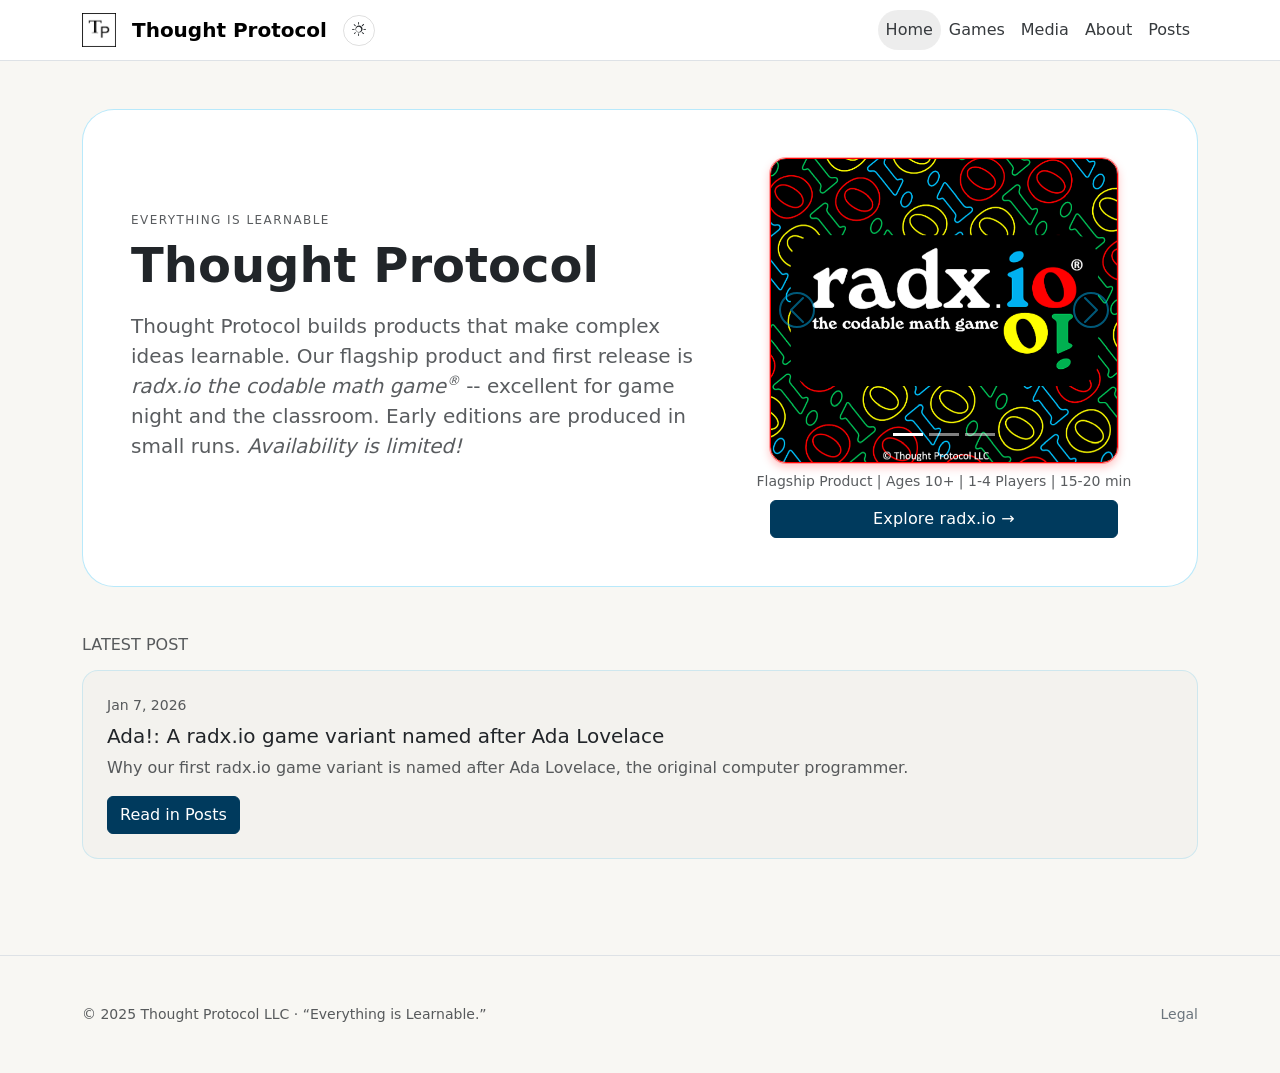
<file: index.html>
<!doctype html>
<html lang="en" data-bs-theme="dark">
<head>
  <meta charset="utf-8">
  <meta name="viewport" content="width=device-width, initial-scale=1">
  <title>Home • Thought Protocol</title>
  <link rel="preconnect" href="https://cdn.jsdelivr.net">
  <link href="https://cdn.jsdelivr.net/npm/bootstrap-icons@1.11.3/font/bootstrap-icons.min.css" rel="stylesheet">
  <link href="https://cdn.jsdelivr.net/npm/bootstrap@5.3.3/dist/css/bootstrap.min.css" rel="stylesheet">
  <link href="css/styles.css" rel="stylesheet">
</head>
<body>
  <header class="site-header sticky-top border-bottom">
    <nav class="navbar navbar-expand-lg py-2">
      <div class="container">
        <a class="navbar-brand d-flex align-items-center gap-2" href="index.html">
          <img src="assets/img/thoughtprotocol-lettermark.png" alt="Thought Protocol" class="brand-mark">
          <span class="navbar-brand-text">Thought Protocol</span>
        </a>

        <div class="d-flex align-items-center gap-2">
          <button class="btn btn-sm btn-ghost" id="themeToggle" type="button" aria-label="Toggle color scheme">
            <i class="bi bi-moon-stars" id="themeIcon"></i>
          </button>
          <button class="navbar-toggler" type="button" data-bs-toggle="collapse" data-bs-target="#siteNav" aria-controls="siteNav" aria-expanded="false" aria-label="Toggle navigation">
            <span class="navbar-toggler-icon"></span>
          </button>
        </div>

        <div class="collapse navbar-collapse" id="siteNav">
          <ul class="navbar-nav ms-auto mb-2 mb-lg-0 nav-pills-lite">
            <li class="nav-item"><a class="nav-link active" aria-current="page" href="index.html">Home</a></li>
            <li class="nav-item"><a class="nav-link" href="games/index.html">Games</a></li>
            <li class="nav-item"><a class="nav-link" href="media/index.html">Media</a></li>
            <li class="nav-item"><a class="nav-link" href="about.html">About</a></li>
            <!-- <li class="nav-item"><a class="nav-link" href="contact.html">Contact</a></li> -->
            <li class="nav-item"><a class="nav-link" href="totd.html">Posts</a></li>
          </ul>
        </div>
      </div>
    </nav>
  </header>

  <main class="py-5">
    <div class="container">
      <section class="mb-5">
  <div class="card p-4 p-md-5 rounded-5"> <!-- <div class="card hero-card p-4 p-md-5 rounded-5"> -->
    <!-- <div class="row g-4 align-items-center"> -->
    <div class="row g-3 g-lg-4 align-items-center">  
      <div class="col-lg-7">
        <p class="kicker mb-2">Everything is Learnable</p>
        <h1 class="display-5 fw-semibold mb-3">Thought Protocol</h1>
        <!-- <p class="lead text-body-secondary mb-4"> -->
        <p class="lead text-body-secondary mb-2 mb-lg-4">  
          Thought Protocol builds products that make complex ideas learnable. Our flagship product and first release is 
          <strong><em>radx.io the codable math game<span class="trademark">&reg;</span></em></strong> -- excellent for game night and the classroom. Early editions 
          are produced in small runs. <em>Availability is limited!</em>
        </p>
        <div class="d-flex flex-wrap gap-2">
          <!-- <a class="btn btn-outline-secondary btn-lg" href="games/radxio.html">RADX.IO Game Page</a> -->
          <!-- <a class="btn btn-primary btn-lg" href="about.html">About Thought Protocol</a> -->
        </div>
      </div>

      <div class="col-lg-5">
        <!-- <div class="product-frame rounded-4 overflow-hidden border"> -->
        <div class="product-frame hero-carousel-frame rounded-4 overflow-hidden border">  
          <div id="homeRadxioCarousel" class="carousel slide" data-bs-ride="false">
            <!-- DOT INDICATORS -->
              <div class="carousel-indicators">
                <button type="button" data-bs-target="#homeRadxioCarousel" data-bs-slide-to="0" class="active"></button>
                <button type="button" data-bs-target="#homeRadxioCarousel" data-bs-slide-to="1"></button>
                <button type="button" data-bs-target="#homeRadxioCarousel" data-bs-slide-to="2"></button>
              </div>
            
            <div class="carousel-inner">
              <div class="carousel-item active">
                <img src="assets/img/radxio-logo-carousel.png" class="d-block w-100" alt="radxio">
              </div>
              <div class="carousel-item">
                <img src="assets/img/radxio-dice-card-carousel.png" class="d-block w-100" alt="radxio">
              </div>
              <div class="carousel-item">
                <img src="assets/img/radxio-card-card-carousel.png" class="d-block w-100" alt="radxio">
              </div>
            </div>
            <button class="carousel-control-prev" type="button" data-bs-target="#homeRadxioCarousel" data-bs-slide="prev">
              <span class="carousel-control-prev-icon" aria-hidden="true"></span>
              <span class="visually-hidden">Previous</span>
            </button>
            <button class="carousel-control-next" type="button" data-bs-target="#homeRadxioCarousel" data-bs-slide="next">
              <span class="carousel-control-next-icon" aria-hidden="true"></span>
              <span class="visually-hidden">Next</span>
            </button>
          </div>
        </div>
        <div class="mt-2 small text-body-secondary text-center">
          Flagship Product | Ages 10+ | 1-4 Players | 15-20 min         
          <!-- <a class="btn btn-primary btn-lg mt-2" href="games/radxio.html"> RADX.IO Game Page</a> -->
          <!-- <a class="btn btn-primary w-100 mt-2" href="games/radxio.html">GO TO RADX.IO GAME PAGE</a> -->
          <div class="hero-width mx-auto mt-2">
          <a class="btn btn-primary w-100 cta-btn" href="games/radxio.html">Explore radx.io →</a>
          </div>  
        </div>
      </div>
    </div>
  </div>
</section>

<section class="mb-5">
  <div class="d-flex align-items-center justify-content-between flex-wrap gap-2 mb-3">
    <h2 class="h6 text-uppercase text-body-secondary mb-0">Latest Post</h2>
  </div>

  <div id="latestTotd"></div>
</section>
      
<!--
<section class="mb-5">
  <div class="d-flex align-items-center justify-content-between mb-3">
    <h2 class="h4 mb-0">Featured</h2>
    <a class="link-secondary text-decoration-none" href="games/index.html">View all games <i class="bi bi-arrow-right"></i></a>
  </div>

  <div class="row g-3">
    <div class="col-md-6 col-lg-4">
      <div class="card product-card h-100 rounded-4">
        <div class="card-body p-4">
          <div class="d-flex align-items-start justify-content-between gap-3 mb-3">
            <div>
              <div class="small text-body-secondary mb-1">STEM · Card Game</div>
              <h3 class="h5 mb-0">radxio</h3>
            </div>
            <span class="badge badge-soft rounded-pill">Coming soon</span>
          </div>
          <p class="text-body-secondary mb-3">
            Fast-paced number coding for 1–4 players. Build fluency with pattern recognition, arithmetic, and ciphers.
          </p>
          <div class="d-flex flex-wrap gap-2">
            <a class="btn btn-outline-secondary" href="games/radxio.html">Details</a>
            <a class="btn btn-primary" href="games/radxio.html#video">Instructional video</a>
          </div>
        </div>
      </div>
    </div>

    <div class="col-md-6 col-lg-8">
      <div class="card h-100 rounded-4 border-0 surface-card">
        <div class="card-body p-4 p-md-5">
          <h3 class="h4 mb-2">Newsletter (optional)</h3>
          <p class="text-body-secondary mb-3">
            When you’re ready, this box can become a simple signup (Mailchimp, ConvertKit, Square, etc.). For now it’s a placeholder.
          </p>
          <div class="d-flex flex-wrap gap-2">
            <a class="btn btn-outline-secondary" href="contact.html">Get in touch</a>
            <a class="btn btn-outline-secondary" href="totd.html">Read TOTD</a>
          </div>
        </div>
      </div>
    </div>
  </div>
</section>
-->
    <!-- </div> -->
  </main>

  <!-- <footer class="py-5 border-top">
  <footer class="site-footer border-top">
    <div class="container d-flex flex-column flex-md-row align-items-start justify-content-between gap-3">
      <div class="small text-body-secondary">© 2025 Thought Protocol LLC · “Everything is Learnable.”</div>
      <div class="small text-body-secondary">
        <a class="link-secondary text-decoration-none" href="contact.html">contact @ thoughtprotocol . com</a>
      </div>
    </div>
  </footer> -->

  <footer class="py-5 border-top">
    <div class="container d-flex flex-column flex-md-row align-items-start justify-content-between gap-3">
      <div class="small text-body-secondary">
        © 2025 Thought Protocol LLC · “Everything is Learnable.”
      </div>
  
      <div class="small text-body-secondary d-flex flex-wrap gap-3">
        <!-- <a class="link-secondary text-decoration-none" href="contact.html">
          contact@thoughtprotocol.com
        </a> -->
        <a class="link-secondary text-decoration-none" href="legal.html">
          Legal
        </a>
      </div>
    </div>
  </footer>

  <script src="https://cdn.jsdelivr.net/npm/bootstrap@5.3.3/dist/js/bootstrap.bundle.min.js"></script>
  <script src="js/theme.js"></script>
  <script src="js/latest-totd.js"></script>
</body>
</html>
</file>
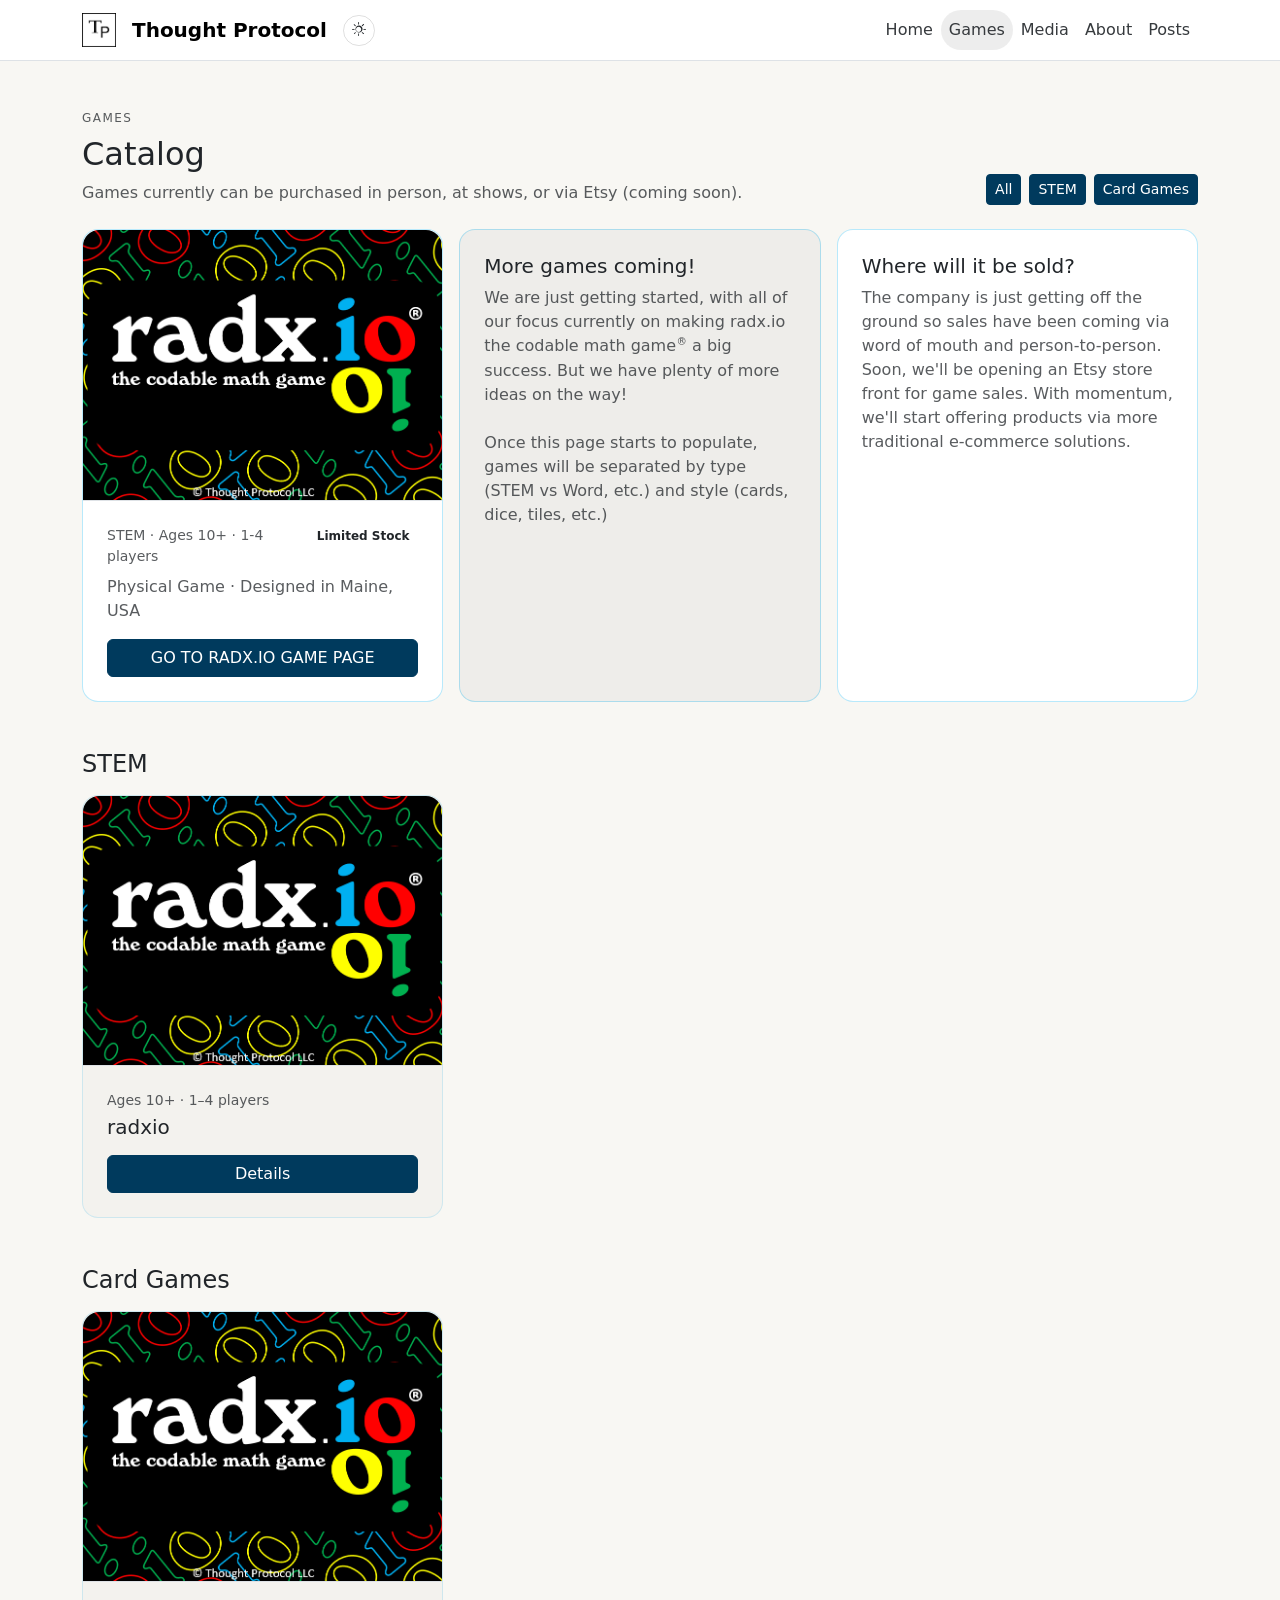
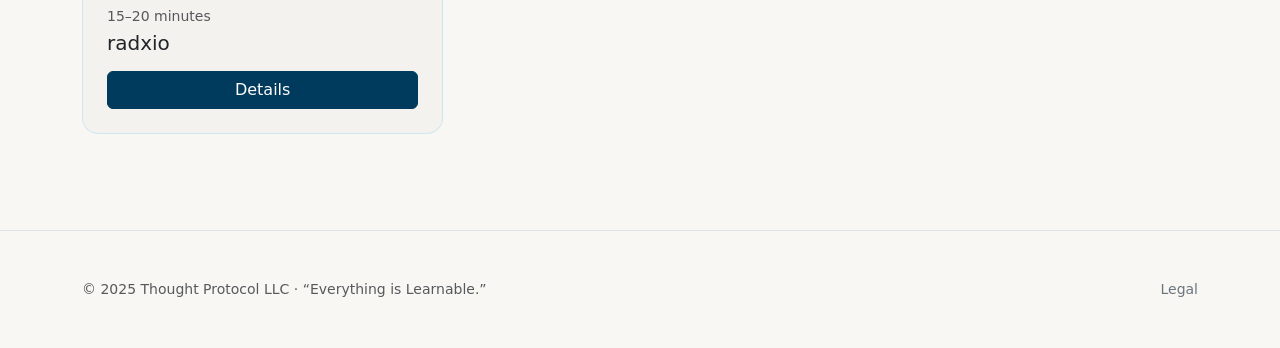
<file: games/index.html>
<!doctype html>
<html lang="en" data-bs-theme="dark">
<head>
  <meta charset="utf-8">
  <meta name="viewport" content="width=device-width, initial-scale=1">
  <title>Games • Thought Protocol</title>
  <link rel="preconnect" href="https://cdn.jsdelivr.net">
  <link href="https://cdn.jsdelivr.net/npm/bootstrap-icons@1.11.3/font/bootstrap-icons.min.css" rel="stylesheet">
  <link href="https://cdn.jsdelivr.net/npm/bootstrap@5.3.3/dist/css/bootstrap.min.css" rel="stylesheet">
  <link href="../css/styles.css" rel="stylesheet">
</head>
<body>
  <header class="site-header sticky-top border-bottom">
    <nav class="navbar navbar-expand-lg py-2">
      <div class="container">
        <a class="navbar-brand d-flex align-items-center gap-2" href="../index.html">
          <img src="../assets/img/thoughtprotocol-lettermark.png" alt="Thought Protocol" class="brand-mark">
          <span class="navbar-brand-text">Thought Protocol</span>
        </a>

        <div class="d-flex align-items-center gap-2">
          <button class="btn btn-sm btn-ghost" id="themeToggle" type="button" aria-label="Toggle color scheme">
            <i class="bi bi-moon-stars" id="themeIcon"></i>
          </button>
          <button class="navbar-toggler" type="button" data-bs-toggle="collapse" data-bs-target="#siteNav" aria-controls="siteNav" aria-expanded="false" aria-label="Toggle navigation">
            <span class="navbar-toggler-icon"></span>
          </button>
        </div>

        <div class="collapse navbar-collapse" id="siteNav">
          <ul class="navbar-nav ms-auto mb-2 mb-lg-0 nav-pills-lite">
            <li class="nav-item"><a class="nav-link" href="../index.html">Home</a></li>
            <li class="nav-item"><a class="nav-link active" aria-current="page" href="../games/index.html">Games</a></li>
            <li class="nav-item"><a class="nav-link" href="../media/index.html">Media</a></li>
            <li class="nav-item"><a class="nav-link" href="../about.html">About</a></li>
            <!-- <li class="nav-item"><a class="nav-link" href="../contact.html">Contact</a></li> -->
            <li class="nav-item"><a class="nav-link" href="../totd.html">Posts</a></li>
          </ul>
        </div>
      </div>
    </nav>
  </header>

  <main class="py-5">
    <div class="container">
      <section class="mb-4">
  <div class="d-flex flex-column flex-md-row align-items-md-end justify-content-between gap-3">
    <div>
      <p class="kicker mb-2">Games</p>
      <h1 class="h2 mb-2">Catalog</h1>
      <p class="text-body-secondary mb-0">Games currently can be purchased in person, at shows, or via Etsy (coming soon).</p>
    </div>
    <div class="d-flex flex-wrap gap-2">
      <a class="btn btn-sm btn-outline-secondary" href="#all">All</a>
      <a class="btn btn-sm btn-outline-secondary" href="#stem">STEM</a>
      <a class="btn btn-sm btn-outline-secondary" href="#card">Card Games</a>
    </div>
  </div>
</section>

<section id="all" class="mb-5">
  <div class="row g-3">
    <div class="col-md-6 col-lg-4">
      <div class="card h-100 rounded-4"> <!-- <div class="card product-card h-100 rounded-4"> -->
        <div class="ratio ratio-4x3 rounded-top-4 overflow-hidden border-bottom">
          <img src="../assets/img/radxio-logo-gamepage-carousel.png" class="w-100 h-100 object-fit-cover" alt="radxio">
        </div>
        <div class="card-body p-4">
          <div class="d-flex align-items-start justify-content-between gap-3 mb-2">
            <div>
              <div class="small text-body-secondary">STEM · Ages 10+ · 1-4 players</div>
            </div>
            <span class="badge badge-soft rounded-pill">Limited Stock</span>
          </div>
          <p class="text-body-secondary mb-3">Physical Game · Designed in Maine, USA</p>
          <a class="btn btn-primary w-100" href="radxio.html">GO TO RADX.IO GAME PAGE</a>
        </div>
      </div>
    </div>

    <div class="col-md-6 col-lg-4">
      <div class="card h-100 rounded-4 surface-card">
        <div class="card-body p-4">
          <h3 class="h5 mb-2">More games coming!</h3>
          <p class="text-body-secondary mb-0">We are just getting started, with all of our focus currently on making radx.io the codable math game<span class="trademark">&reg;</span> a big success. But we have plenty of more ideas on the way!</p>
          <br>
          <p class="text-body-secondary mb-o"> Once this page starts to populate, games will be separated by type (STEM vs Word, etc.) and style (cards, dice, tiles, etc.)</p>
        </div>
      </div>
    </div>

    <div class="col-lg-4">
      <div class="card h-100 rounded-4">
        <div class="card-body p-4">
          <h3 class="h5 mb-2">Where will it be sold?</h3>
          <p class="text-body-secondary mb-0">
            The company is just getting off the ground so sales have been coming via word of mouth and person-to-person. Soon, we'll be opening an Etsy store front for game sales. 
            With momentum, we'll start offering products via more traditional e-commerce solutions. 
          </p>
        </div>
      </div>
    </div>
  </div>
</section>

<section id="stem" class="mb-5">
  <h2 class="h4 mb-3">STEM</h2>
  <div class="row g-3">
    <div class="col-md-6 col-lg-4">
      <div class="card product-card h-100 rounded-4">
        <div class="ratio ratio-4x3 rounded-top-4 overflow-hidden border-bottom">
          <img src="../assets/img/radxio-logo-gamepage-carousel.png" class="w-100 h-100 object-fit-cover" alt="radxio">
        </div>
        <div class="card-body p-4">
          <div class="small text-body-secondary mb-1">Ages 10+ · 1–4 players</div>
          <h3 class="h5 mb-3">radxio</h3>
          <a class="btn btn-outline-secondary w-100" href="radxio.html">Details</a>
        </div>
      </div>
    </div>
  </div>
</section>

<section id="card" class="mb-5">
  <h2 class="h4 mb-3">Card Games</h2>
  <div class="row g-3">
    <div class="col-md-6 col-lg-4">
      <div class="card product-card h-100 rounded-4">
        <div class="ratio ratio-4x3 rounded-top-4 overflow-hidden border-bottom">
          <img src="../assets/img/radxio-logo-gamepage-carousel.png" class="w-100 h-100 object-fit-cover" alt="radxio">
        </div>
        <div class="card-body p-4">
          <div class="small text-body-secondary mb-1">15–20 minutes</div>
          <h3 class="h5 mb-3">radxio</h3>
          <a class="btn btn-outline-secondary w-100" href="radxio.html">Details</a>
        </div>
      </div>
    </div>
  </div>
</section>

    <!-- </div> -->
  </main>

  <footer class="py-5 border-top">
    <div class="container d-flex flex-column flex-md-row align-items-start justify-content-between gap-3">
      <div class="small text-body-secondary">
        © 2025 Thought Protocol LLC · “Everything is Learnable.”
      </div>
  
      <div class="small text-body-secondary d-flex flex-wrap gap-3">
        <!-- <a class="link-secondary text-decoration-none" href="contact.html">
          contact@thoughtprotocol.com
        </a> -->
        <a class="link-secondary text-decoration-none" href="../legal.html">
          Legal
        </a>
      </div>
    </div>
  </footer>

  <script src="https://cdn.jsdelivr.net/npm/bootstrap@5.3.3/dist/js/bootstrap.bundle.min.js"></script>
  <script src="../js/theme.js"></script>
</body>
</html>
</file>
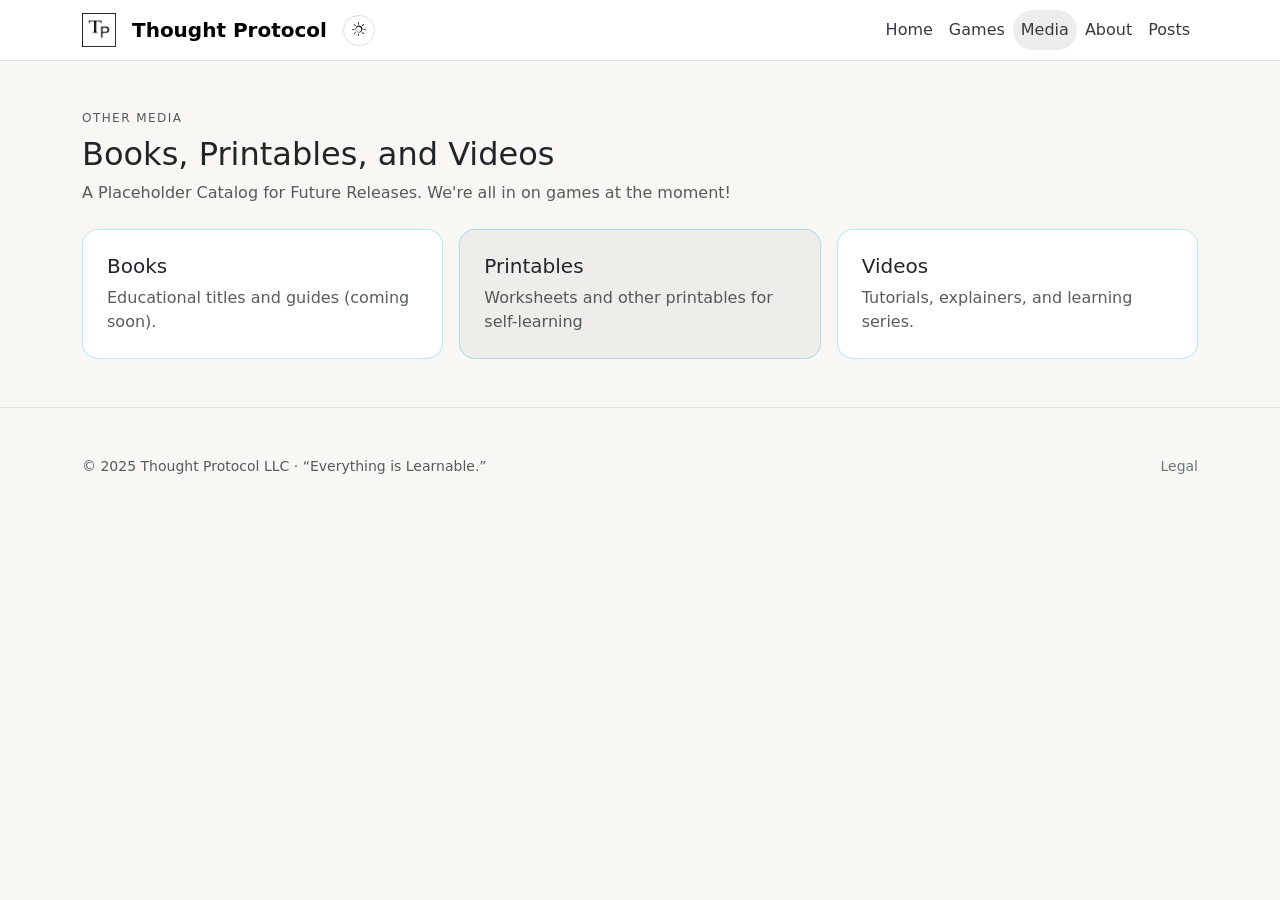
<file: media/index.html>
<!doctype html>
<html lang="en" data-bs-theme="dark">
<head>
  <meta charset="utf-8">
  <meta name="viewport" content="width=device-width, initial-scale=1">
  <title>Other Media • Thought Protocol</title>
  <link rel="preconnect" href="https://cdn.jsdelivr.net">
  <link href="https://cdn.jsdelivr.net/npm/bootstrap-icons@1.11.3/font/bootstrap-icons.min.css" rel="stylesheet">
  <link href="https://cdn.jsdelivr.net/npm/bootstrap@5.3.3/dist/css/bootstrap.min.css" rel="stylesheet">
  <link href="../css/styles.css" rel="stylesheet">
</head>
<body>
  <header class="site-header sticky-top border-bottom">
    <nav class="navbar navbar-expand-lg py-2">
      <div class="container">
        <a class="navbar-brand d-flex align-items-center gap-2" href="../index.html">
          <img src="../assets/img/thoughtprotocol-lettermark.png" alt="Thought Protocol" class="brand-mark">
          <span class="navbar-brand-text">Thought Protocol</span>
        </a>

        <div class="d-flex align-items-center gap-2">
          <button class="btn btn-sm btn-ghost" id="themeToggle" type="button" aria-label="Toggle color scheme">
            <i class="bi bi-moon-stars" id="themeIcon"></i>
          </button>
          <button class="navbar-toggler" type="button" data-bs-toggle="collapse" data-bs-target="#siteNav" aria-controls="siteNav" aria-expanded="false" aria-label="Toggle navigation">
            <span class="navbar-toggler-icon"></span>
          </button>
        </div>

        <div class="collapse navbar-collapse" id="siteNav">
          <ul class="navbar-nav ms-auto mb-2 mb-lg-0 nav-pills-lite">
            <li class="nav-item"><a class="nav-link" href="../index.html">Home</a></li>
            <li class="nav-item"><a class="nav-link" href="../games/index.html">Games</a></li>
            <li class="nav-item"><a class="nav-link active" aria-current="page" href="../media/index.html">Media</a></li>
            <li class="nav-item"><a class="nav-link" href="../about.html">About</a></li>
            <!-- <li class="nav-item"><a class="nav-link" href="../contact.html">Contact</a></li> -->
            <li class="nav-item"><a class="nav-link" href="../totd.html">Posts</a></li>
          </ul>
        </div>
      </div>
    </nav>
  </header>

  <main class="py-5">
    <div class="container">
      <section class="mb-4">
  <p class="kicker mb-2">Other Media</p>
  <h1 class="h2 mb-2">Books, Printables, and Videos</h1>
  <p class="text-body-secondary mb-0">A Placeholder Catalog for Future Releases. We're all in on games at the moment!</p>
</section>

<div class="row g-3">
  <div class="col-md-6 col-lg-4">
    <div class="card rounded-4 h-100">
      <div class="card-body p-4">
        <h2 class="h5 mb-2">Books</h2>
        <p class="text-body-secondary mb-0">Educational titles and guides (coming soon). </p>
      </div>
    </div>
  </div>
  <div class="col-md-6 col-lg-4">
    <div class="card rounded-4 surface-card h-100">
      <div class="card-body p-4">
        <h2 class="h5 mb-2">Printables</h2>
        <p class="text-body-secondary mb-0">Worksheets and other printables for self-learning</p>
      </div>
    </div>
  </div>
  <div class="col-lg-4">
    <div class="card rounded-4 h-100">
      <div class="card-body p-4">
        <h2 class="h5 mb-2">Videos</h2>
        <p class="text-body-secondary mb-0">Tutorials, explainers, and learning series.</p>
      </div>
    </div>
  </div>
</div>

    </div>
  </main>


  <footer class="py-5 border-top">
    <div class="container d-flex flex-column flex-md-row align-items-start justify-content-between gap-3">
      <div class="small text-body-secondary">
        © 2025 Thought Protocol LLC · “Everything is Learnable.”
      </div>
  
      <div class="small text-body-secondary d-flex flex-wrap gap-3">
        
        <a class="link-secondary text-decoration-none" href="../legal.html">
          Legal
        </a>
      </div>
    </div>
  </footer>
  
  <!-- <footer class="py-5 border-top">
    <div class="container d-flex flex-column flex-md-row align-items-start justify-content-between gap-3">
      <div class="small text-body-secondary">© 2025 Thought Protocol LLC · “Everything is Learnable.”</div>
      <div class="small text-body-secondary">
        <a class="link-secondary text-decoration-none" href="../contact.html">contact@thoughtprotocol.com</a>
      </div>
    </div>
  </footer> -->

  <script src="https://cdn.jsdelivr.net/npm/bootstrap@5.3.3/dist/js/bootstrap.bundle.min.js"></script>
  <script src="../js/theme.js"></script>
</body>
</html>
</file>
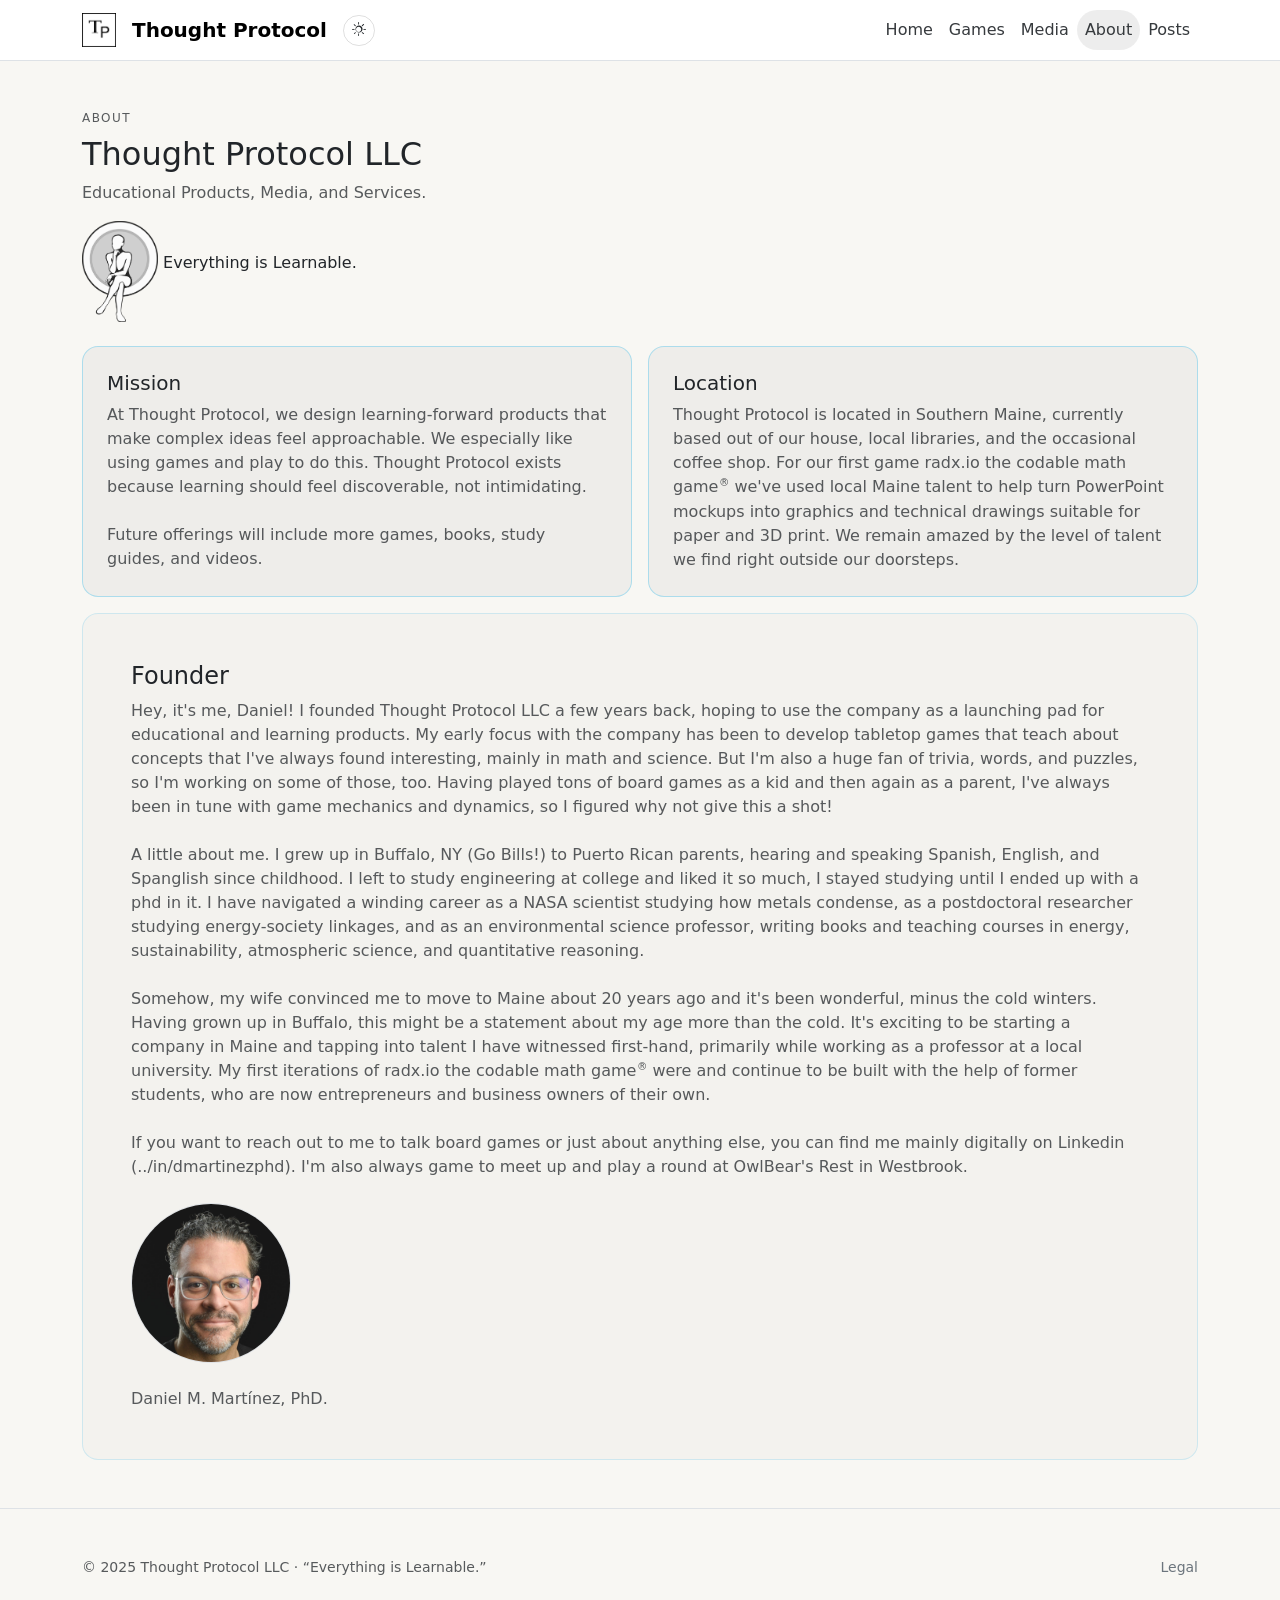
<file: about.html>
<!doctype html>
<html lang="en" data-bs-theme="dark">
<head>
  <meta charset="utf-8">
  <meta name="viewport" content="width=device-width, initial-scale=1">
  <title>About • Thought Protocol</title>
  <link rel="preconnect" href="https://cdn.jsdelivr.net">
  <link href="https://cdn.jsdelivr.net/npm/bootstrap-icons@1.11.3/font/bootstrap-icons.min.css" rel="stylesheet">
  <link href="https://cdn.jsdelivr.net/npm/bootstrap@5.3.3/dist/css/bootstrap.min.css" rel="stylesheet">
  <link href="css/styles.css" rel="stylesheet">
</head>
<body>
  <header class="site-header sticky-top border-bottom">
    <nav class="navbar navbar-expand-lg py-2">
      <div class="container">
        <a class="navbar-brand d-flex align-items-center gap-2" href="index.html">
          <img src="assets/img/thoughtprotocol-lettermark.png" alt="Thought Protocol" class="brand-mark">
          <span class="navbar-brand-text">Thought Protocol</span>
        </a>

        <div class="d-flex align-items-center gap-2">
          <button class="btn btn-sm btn-ghost" id="themeToggle" type="button" aria-label="Toggle color scheme">
            <i class="bi bi-moon-stars" id="themeIcon"></i>
          </button>
          <button class="navbar-toggler" type="button" data-bs-toggle="collapse" data-bs-target="#siteNav" aria-controls="siteNav" aria-expanded="false" aria-label="Toggle navigation">
            <span class="navbar-toggler-icon"></span>
          </button>
        </div>

        <div class="collapse navbar-collapse" id="siteNav">
          <ul class="navbar-nav ms-auto mb-2 mb-lg-0 nav-pills-lite">
            <li class="nav-item"><a class="nav-link" href="index.html">Home</a></li>
            <li class="nav-item"><a class="nav-link" href="games/index.html">Games</a></li>
            <li class="nav-item"><a class="nav-link" href="media/index.html">Media</a></li>
            <li class="nav-item"><a class="nav-link active" aria-current="page" href="about.html">About</a></li>
            <!-- <li class="nav-item"><a class="nav-link" href="contact.html">Contact</a></li> -->
            <li class="nav-item"><a class="nav-link" href="totd.html">Posts</a></li>
          </ul>
        </div>
      </div>
    </nav>
  </header>

  <main class="py-5">
    <div class="container">
      <section class="mb-4">
  <p class="kicker mb-2">About</p>
  <h1 class="h2 mb-2">Thought Protocol LLC</h1>
  <p class="text-body-secondary mb-0">Educational Products, Media, and Services.</p>
  <img src="assets/img/thoughtprotocol-mark.png" alt="Thought Protocol mark" class="img-fluid mt-3" style="max-width: 76px; opacity: 0.85;">
  Everything is Learnable.
</section>

<div class="row g-3">
  <div class="col-lg-6">
    <div class="card rounded-4 surface-card h-100">
      <div class="card-body p-4">
        <h2 class="h5 mb-2">Mission</h2>
        <p class="text-body-secondary mb-0">
          At Thought Protocol, we design learning-forward products that make complex ideas feel approachable. We especially like using games and play to do this.
          Thought Protocol exists because learning should feel discoverable, not intimidating.
        </p>
        <br>
        <p class="text-body-secondary mb-0">
          Future offerings will include more games, books, study guides, and videos.
        </p>
       

      </div>
    </div>
  </div>

  <div class="col-lg-6">
    <div class="card rounded-4 surface-card h-100">
      <div class="card-body p-4">
        <h2 class="h5 mb-2">Location</h2>
        <p class="text-body-secondary mb-0">
          Thought Protocol is located in Southern Maine, currently based out of our house, local libraries, and the occasional coffee shop. 
          For our first game radx.io the codable math game<span class="trademark">&reg;</span> we've used local Maine talent to help turn PowerPoint mockups 
          into graphics and technical drawings suitable for paper and 3D print. We remain amazed by the level of talent we find right outside our doorsteps.    
        </p>
        
      </div>
    </div>
  </div>

  <div class="col-12">
    <div class="card rounded-4 product-card">
      <div class="card-body p-4 p-md-5">
        <div class="d-flex flex-column gap-4">
          <div>
            <h2 class="h4 mb-2">Founder</h2>
            <p class="text-body-secondary mb-0">
              Hey, it's me, Daniel! I founded Thought Protocol LLC a few years back, hoping to use the company as a launching pad for educational and learning 
              products. My early focus with the company has been to develop tabletop games that teach about concepts that I've always found interesting, mainly
              in math and science. But I'm also a huge fan of trivia, words, and puzzles, so I'm working on some of those, too. Having played tons of board games
              as a kid and then again as a parent, I've always been in tune with game mechanics and dynamics, so I figured why not give this a shot!
              <br><br>
              A little about me. I grew up in Buffalo, NY (Go Bills!) to Puerto Rican parents, hearing and speaking Spanish, English, and Spanglish since childhood. I left to study engineering 
              at college and liked it so much, I stayed studying until I ended up with a phd in it. I have navigated a winding career as a NASA scientist studying 
              how metals condense, as a postdoctoral researcher studying energy-society linkages, and as an environmental science professor, writing books and 
              teaching courses in energy, sustainability, atmospheric science, and quantitative reasoning. 
              <br><br>
              Somehow, my wife convinced me to move to Maine about 20 years ago and it's been wonderful, minus the cold winters. Having grown up in Buffalo, 
              this might be a statement about my age more than the cold. It's exciting to be starting a company in Maine and tapping into talent I have witnessed 
              first-hand, primarily while working as a professor at a local university. My first iterations of radx.io the codable math game<span class="trademark">&reg;</span> were and continue to 
              be built with the help of former students, who are now entrepreneurs and business owners of their own. 
              <br><br>
              If you want to reach out to me to talk board games or just about anything else, you can find me mainly digitally on Linkedin (../in/dmartinezphd). I'm also
              always game to meet up and play a round at OwlBear's Rest in Westbrook. 
            </p>
          </div>
          <div class="founder-photo border">
            <img
              src="assets/img/dmmphd.png"
              alt="Founder photo placeholder"
            />
          </div> 
          <div><p class="text-body-secondary mb-0"> Daniel M. Martínez, PhD.</p></div>         
        </div>
      </div>
    </div>
  </div>
</div>

    </div>
  </main>

  <footer class="py-5 border-top">
    <div class="container d-flex flex-column flex-md-row align-items-start justify-content-between gap-3">
      <div class="small text-body-secondary">© 2025 Thought Protocol LLC · “Everything is Learnable.”</div>
      <div class="small text-body-secondary d-flex flex-wrap gap-3">
        <!-- <a class="link-secondary text-decoration-none" href="contact.html">contact@thoughtprotocol.com</a> -->
        <a class="link-secondary text-decoration-none" href="legal.html">Legal</a>
      </div>
    </div>
  </footer>

  <script src="https://cdn.jsdelivr.net/npm/bootstrap@5.3.3/dist/js/bootstrap.bundle.min.js"></script>
  <script src="js/theme.js"></script>
</body>
</html>
</file>
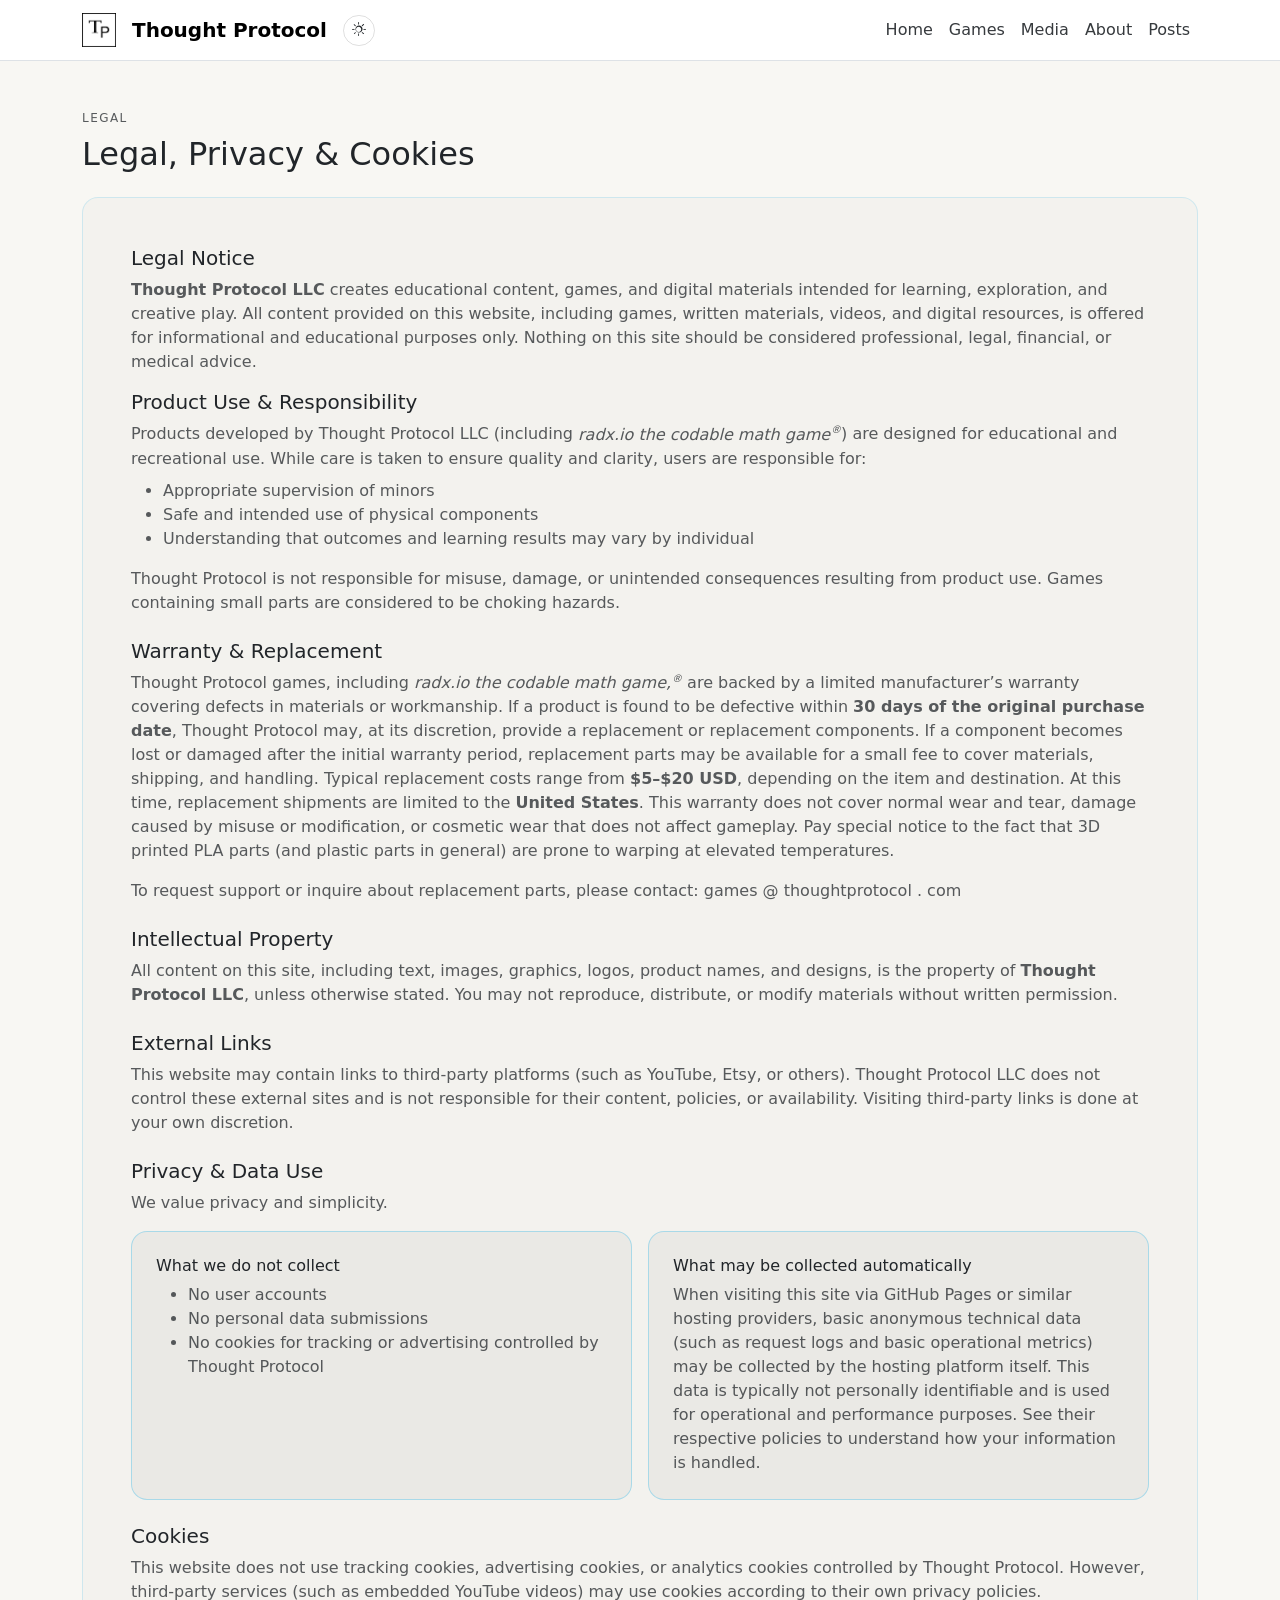
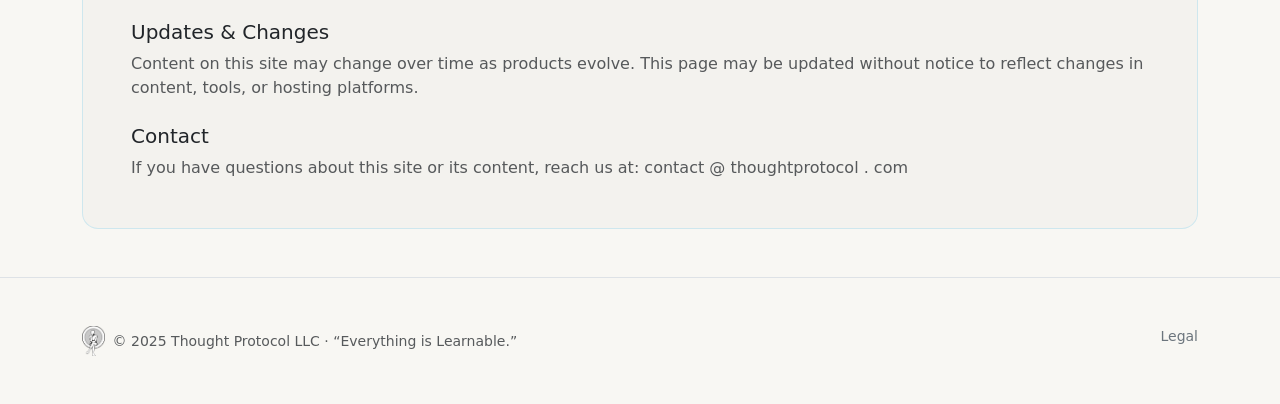
<file: legal.html>
<!doctype html>
<html lang="en" data-bs-theme="dark">
<head>
  <meta charset="utf-8">
  <meta name="viewport" content="width=device-width, initial-scale=1">
  <title>Legal • Thought Protocol</title>
  <link rel="preconnect" href="https://cdn.jsdelivr.net">
  <link href="https://cdn.jsdelivr.net/npm/bootstrap-icons@1.11.3/font/bootstrap-icons.min.css" rel="stylesheet">
  <link href="https://cdn.jsdelivr.net/npm/bootstrap@5.3.3/dist/css/bootstrap.min.css" rel="stylesheet">
  <link href="css/styles.css" rel="stylesheet">
</head>
<body>
  <!-- Header/nav copied to match about.html structure/assets -->
  <header class="site-header sticky-top border-bottom">
    <nav class="navbar navbar-expand-lg py-2">
      <div class="container">
        <a class="navbar-brand d-flex align-items-center gap-2" href="index.html">
          <img src="assets/img/thoughtprotocol-lettermark.png" alt="Thought Protocol" class="brand-mark">
          <span class="navbar-brand-text">Thought Protocol</span>
        </a>

        <div class="d-flex align-items-center gap-2">
          <button class="btn btn-sm btn-ghost" id="themeToggle" type="button" aria-label="Toggle color scheme">
            <i class="bi bi-moon-stars" id="themeIcon"></i>
          </button>
          <button class="navbar-toggler" type="button" data-bs-toggle="collapse" data-bs-target="#siteNav" aria-controls="siteNav" aria-expanded="false" aria-label="Toggle navigation">
            <span class="navbar-toggler-icon"></span>
          </button>
        </div>

        <div class="collapse navbar-collapse" id="siteNav">
          <ul class="navbar-nav ms-auto mb-2 mb-lg-0 nav-pills-lite">
            <li class="nav-item"><a class="nav-link" href="index.html">Home</a></li>
            <li class="nav-item"><a class="nav-link" href="games/index.html">Games</a></li>
            <li class="nav-item"><a class="nav-link" href="media/index.html">Media</a></li>
            <li class="nav-item"><a class="nav-link" href="about.html">About</a></li>
            <!-- <li class="nav-item"><a class="nav-link" href="contact.html">Contact</a></li> -->
            <li class="nav-item"><a class="nav-link" href="totd.html">Posts</a></li>
          </ul>
        </div>
      </div>
    </nav>
  </header>

  <main class="py-5">
    <div class="container">

      <section class="mb-4">
        <p class="kicker mb-2">Legal</p>
        <h1 class="h2 mb-2">Legal, Privacy & Cookies</h1>
        
      </section>

      <div class="row g-3">
        <div class="col-12">
          <div class="card rounded-4 product-card">
            <div class="card-body p-4 p-md-5">

              <h2 class="h5 mb-2">Legal Notice</h2>
              <p class="text-body-secondary">
                <strong>Thought Protocol LLC</strong> creates educational content, games, and digital materials intended for learning, exploration, and creative 
                play. All content provided on this website, including games, written materials, videos, and digital resources, is offered for informational and 
                educational purposes only. Nothing on this site should be considered professional, legal, financial, or medical advice.
              </p>
           
              <h2 class="h5 mb-2">Product Use & Responsibility</h2>
              <p class="text-body-secondary mb-2">
                Products developed by Thought Protocol LLC (including <em>radx.io the codable math game<span class="trademark">&reg;</span></em>) are designed for educational and recreational use. While care is taken to ensure quality and clarity, users are responsible for:
              </p>
              <ul class="text-body-secondary mb-3">
                <li>Appropriate supervision of minors</li>
                <li>Safe and intended use of physical components</li>
                <li>Understanding that outcomes and learning results may vary by individual</li>
              </ul>
              <p class="text-body-secondary mb-4">
                Thought Protocol is not responsible for misuse, damage, or unintended consequences resulting from product use. Games containing small parts are considered to be choking hazards.
              </p>

              <h2 class="h5 mb-2">Warranty & Replacement</h2>

              <p class="text-body-secondary mb-3">
                Thought Protocol games, including <em>radx.io the codable math game,<span class="trademark">&reg;</span></em> are backed by a limited manufacturer’s
                warranty covering defects in materials or workmanship. If a product is found to be defective within <strong>30 days of the original purchase date</strong>,
                Thought Protocol may, at its discretion, provide a replacement or replacement components. If a component becomes lost or damaged after the initial warranty period, replacement parts
                may be available for a small fee to cover materials, shipping, and handling. Typical replacement
                costs range from <strong>$5–$20 USD</strong>, depending on the item and destination. At this time, replacement shipments are limited to the <strong>United States</strong>. 
                This warranty does not cover normal wear and tear, damage caused by misuse or modification, or cosmetic wear that does not affect gameplay. Pay special notice
                to the fact that 3D printed PLA parts (and plastic parts in general) are prone to warping at elevated temperatures.
              </p>
              
              <p class="text-body-secondary mb-4">
                To request support or inquire about replacement parts, please contact: games @ thoughtprotocol . com
                </a>
              </p>
              


              <h2 class="h5 mb-2">Intellectual Property</h2>
              <p class="text-body-secondary mb-4">
                All content on this site, including text, images, graphics, logos, product names, and designs, is the property of <strong>Thought Protocol LLC</strong>, unless otherwise stated. You may not reproduce, distribute, or modify materials without written permission.
              </p>

              <h2 class="h5 mb-2">External Links</h2>
              <p class="text-body-secondary mb-4">
                This website may contain links to third-party platforms (such as YouTube, Etsy, or others). Thought Protocol LLC does not control these external sites and is not responsible for their content, policies, or availability. Visiting third-party links is done at your own discretion.
              </p>

              <h2 class="h5 mb-2">Privacy & Data Use</h2>
              <p class="text-body-secondary mb-3">
                We value privacy and simplicity.
              </p>

              <div class="row g-3 mb-4">
                <div class="col-12 col-lg-6">
                  <div class="card rounded-4 surface-card h-100">
                    <div class="card-body p-4">
                      <h3 class="h6 mb-2">What we do not collect</h3>
                      <ul class="text-body-secondary mb-0">
                        <li>No user accounts</li>
                        <li>No personal data submissions</li>
                        <li>No cookies for tracking or advertising controlled by Thought Protocol</li>
                      </ul>
                    </div>
                  </div>
                </div>

                <div class="col-12 col-lg-6">
                  <div class="card rounded-4 surface-card h-100">
                    <div class="card-body p-4">
                      <h3 class="h6 mb-2">What may be collected automatically</h3>
                      <p class="text-body-secondary mb-0">
                        When visiting this site via GitHub Pages or similar hosting providers, basic anonymous technical data (such as request logs and basic 
                        operational metrics) may be collected by the hosting platform itself. This data is typically not personally identifiable and is used for 
                        operational and performance purposes. See their respective policies to understand how your information is handled.
                      </p>
                    </div>
                  </div>
                </div>
              </div>

              <h2 class="h5 mb-2">Cookies</h2>
              <p class="text-body-secondary mb-3">
                This website does not use tracking cookies, advertising cookies, or analytics cookies controlled by Thought Protocol. However, third-party services (such as embedded YouTube videos) may use cookies according to their own privacy policies.
              </p>
              

              <h2 class="h5 mb-2">Updates & Changes</h2>
              <p class="text-body-secondary mb-4">
                Content on this site may change over time as products evolve. This page may be updated without notice to reflect changes in content, tools, or hosting platforms.
              </p>

              <h2 class="h5 mb-2">Contact</h2>
              <p class="text-body-secondary mb-0">
                If you have questions about this site or its content, reach us at: contact @ thoughtprotocol . com
              </p>

            </div>
          </div>
        </div>
      </div>

    </div>
  </main>

  <!-- Footer matches about.html, but includes Legal link -->
  <footer class="py-5 border-top">
    <div class="container d-flex flex-column flex-md-row align-items-start justify-content-between gap-3">
  
      <!-- Left: Logo + tagline -->
      <div class="d-flex align-items-center gap-2">
        <img 
          src="assets/img/thoughtprotocol-mark.png" 
          alt="Thought Protocol" 
          height="30"
        />
        <span class="small text-body-secondary">
          © 2025 Thought Protocol LLC · “Everything is Learnable.”
        </span>
      </div>
  
      <!-- Right: Links -->
      <div class="small text-body-secondary d-flex flex-wrap gap-3">
        <a class="link-secondary text-decoration-none" href="legal.html">Legal</a>
      </div>
  
    </div>
  </footer>
  

  <script src="https://cdn.jsdelivr.net/npm/bootstrap@5.3.3/dist/js/bootstrap.bundle.min.js"></script>
  <script src="js/theme.js"></script>
</body>
</html>
</file>
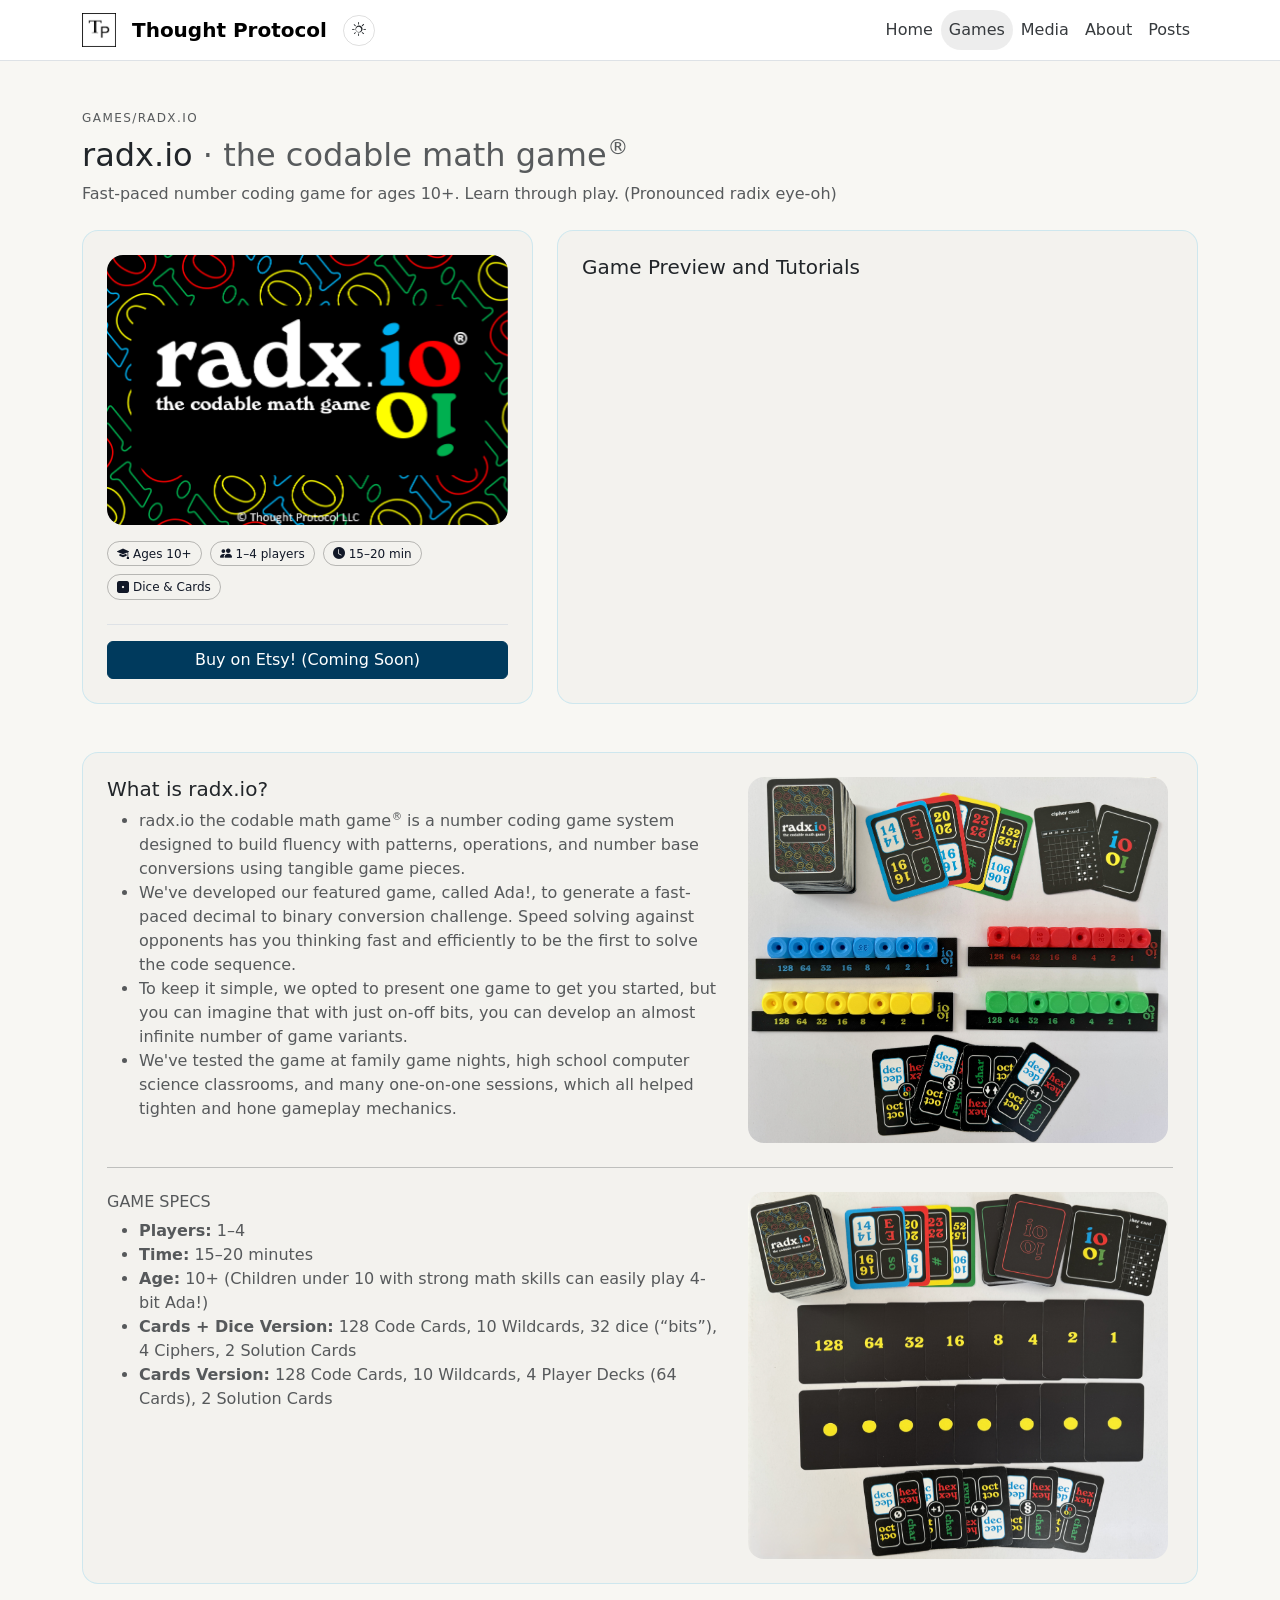
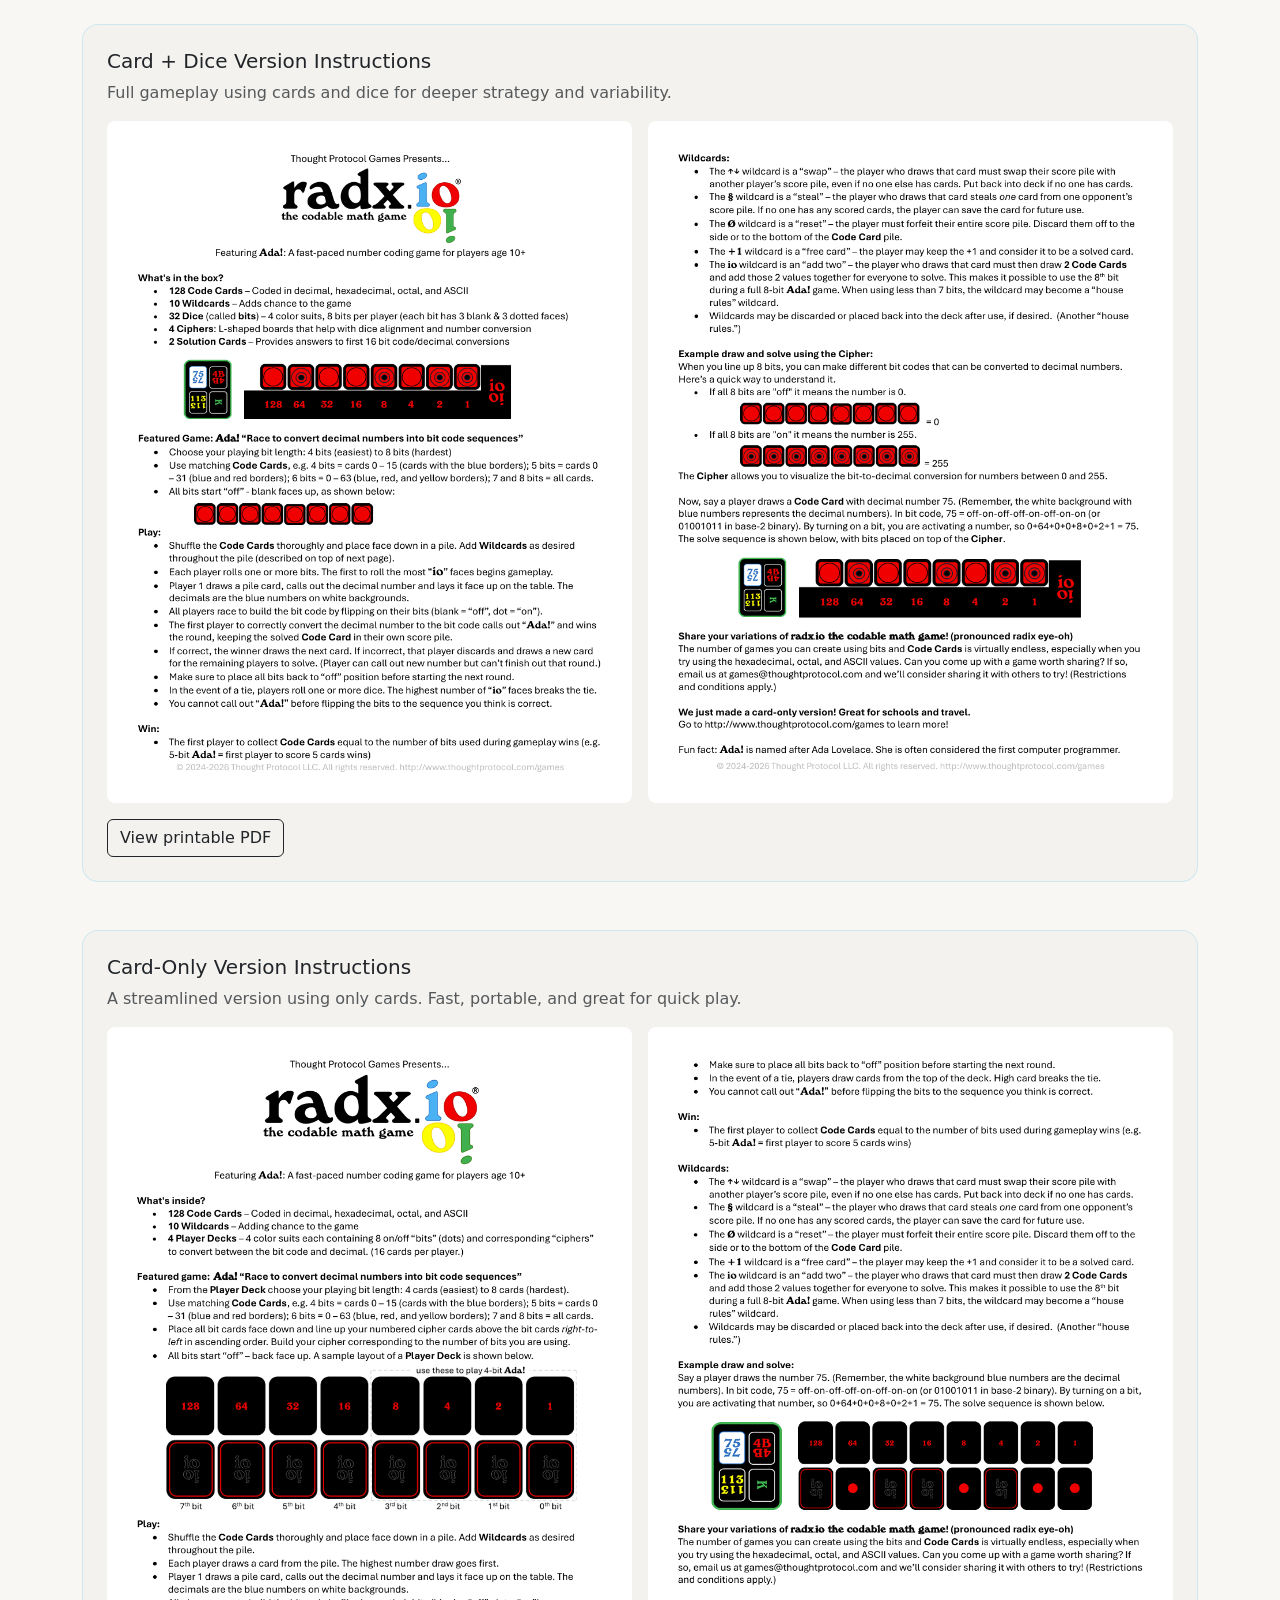
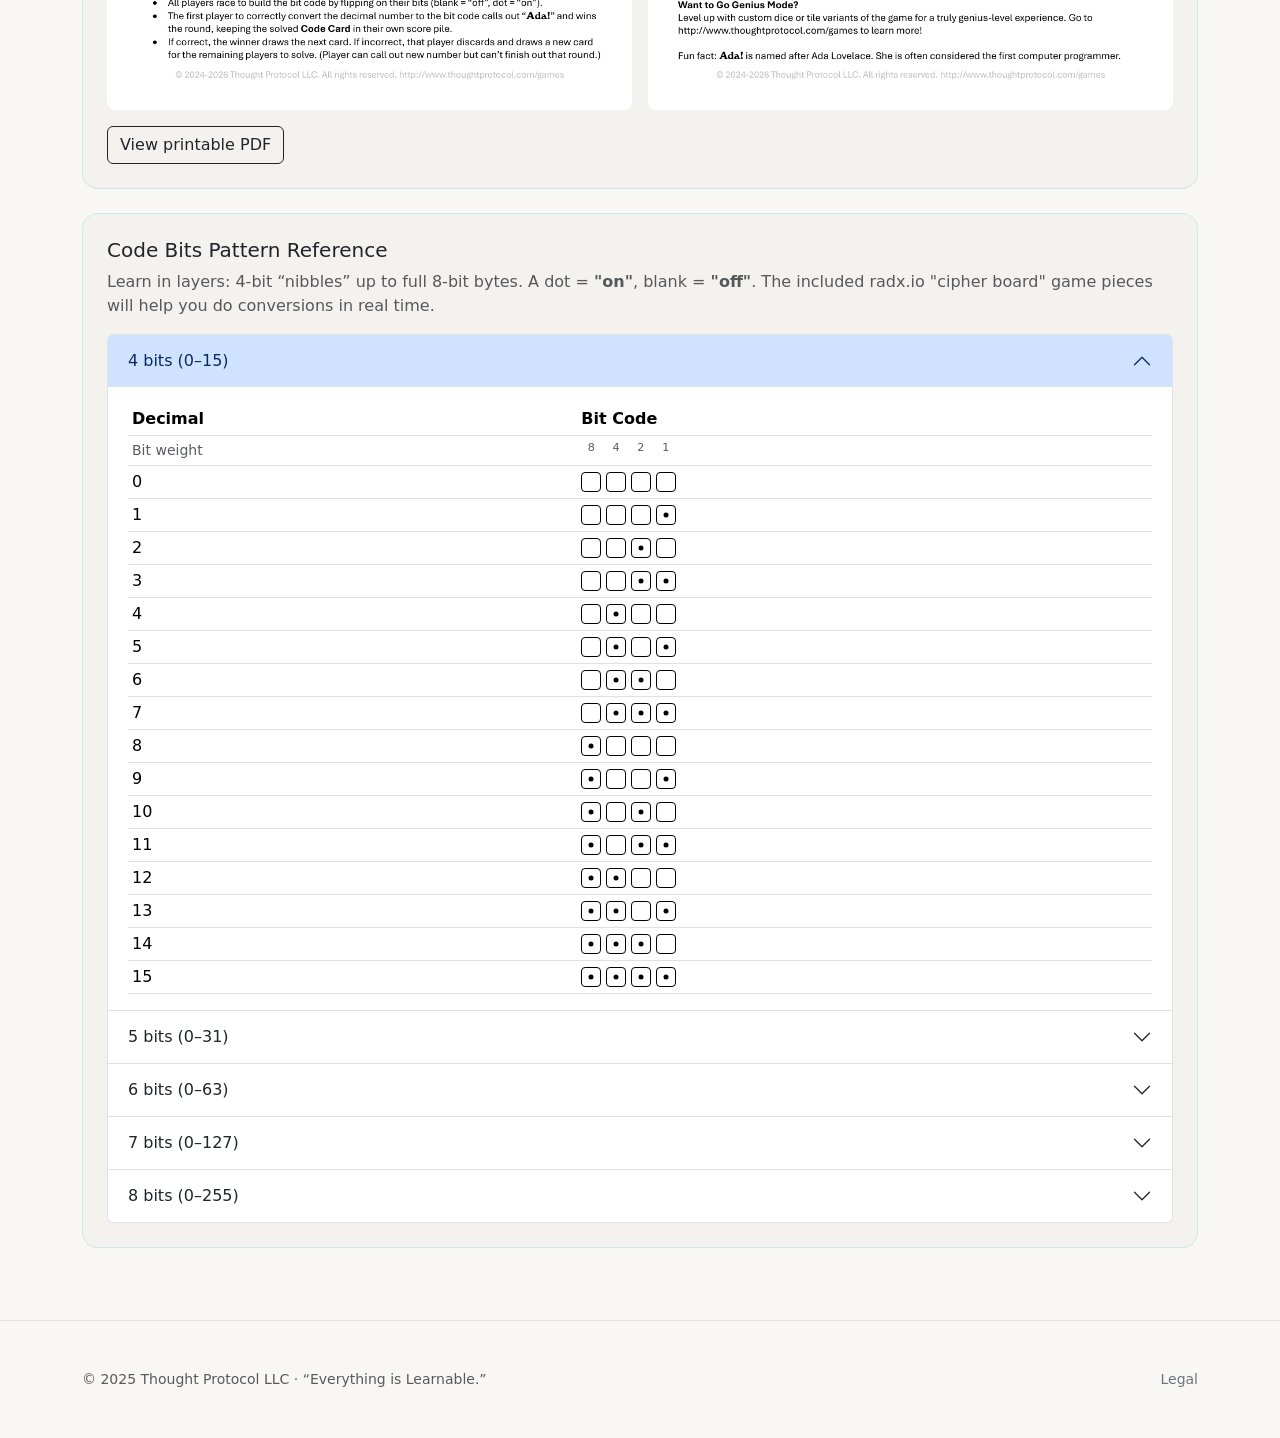
<file: games/radxio.html>
<!doctype html>
<html lang="en" data-bs-theme="dark">
<head>
  <meta charset="utf-8">
  <meta name="viewport" content="width=device-width, initial-scale=1">
  <title>radxio • Thought Protocol</title>
  <link rel="preconnect" href="https://cdn.jsdelivr.net">
  <link href="https://cdn.jsdelivr.net/npm/bootstrap-icons@1.11.3/font/bootstrap-icons.min.css" rel="stylesheet">
  <link href="https://cdn.jsdelivr.net/npm/bootstrap@5.3.3/dist/css/bootstrap.min.css" rel="stylesheet">
  <link href="../css/styles.css" rel="stylesheet">
</head>
<body>
  <header class="site-header sticky-top border-bottom">
    <nav class="navbar navbar-expand-lg py-2">
      <div class="container">
        <a class="navbar-brand d-flex align-items-center gap-2" href="../index.html">
          <img src="../assets/img/thoughtprotocol-lettermark.png" alt="Thought Protocol" class="brand-mark">
          <span class="navbar-brand-text">Thought Protocol</span>
        </a>

        <div class="d-flex align-items-center gap-2">
          <button class="btn btn-sm btn-ghost" id="themeToggle" type="button" aria-label="Toggle color scheme">
            <i class="bi bi-moon-stars" id="themeIcon"></i>
          </button>
          <button class="navbar-toggler" type="button" data-bs-toggle="collapse" data-bs-target="#siteNav" aria-controls="siteNav" aria-expanded="false" aria-label="Toggle navigation">
            <span class="navbar-toggler-icon"></span>
          </button>
        </div>

        <div class="collapse navbar-collapse" id="siteNav">
          <ul class="navbar-nav ms-auto mb-2 mb-lg-0 nav-pills-lite">
            <li class="nav-item"><a class="nav-link" href="../index.html">Home</a></li>
            <li class="nav-item"><a class="nav-link active" aria-current="page" href="../games/index.html">Games</a></li>
            <li class="nav-item"><a class="nav-link" href="../media/index.html">Media</a></li>
            <li class="nav-item"><a class="nav-link" href="../about.html">About</a></li>
            <!-- <li class="nav-item"><a class="nav-link" href="../contact.html">Contact</a></li> -->
            <li class="nav-item"><a class="nav-link" href="../totd.html">Posts</a></li>
          </ul>
        </div>
      </div>
    </nav>
  </header>

  <main class="py-5">
    <div class="container">
      <section class="mb-4">
  <p class="kicker mb-2">Games/radx.io</p>
  <h1 class="h2 mb-2">radx.io <span class="text-body-secondary">· the codable math game<span class="trademark">&reg;</span></span></h1>
  <p class="text-body-secondary mb-0">Fast-paced number coding game for ages 10+. Learn through play. (Pronounced radix eye-oh)</p>
</section>

<!-- TOP ROW: Carousel card (left) + YouTube card (right) -->
<div class="row g-4 align-items-stretch">
  <!-- Carousel card -->
  <div class="col-lg-5">
    <div class="card product-card h-100 rounded-4"> <!-- <div class="card product-card h-100 rounded-4"> -->
      <div class="card-body p-3 p-md-4">
        <div
          id="radxioCarousel"
          class="carousel slide"
          data-bs-ride="false"
          aria-label="radxio image carousel"
        >
          <div class="carousel-inner rounded-4 overflow-hidden">
            <!-- Use same image for now; replace later with real photos -->
            <div class="carousel-item active">
              <img
                src="../assets/img/radxio-logo-gamepage-carousel.png"
                class="d-block w-100"
                alt="radxio game cover"
                style="object-fit: cover;"
              />
            </div>
            <div class="carousel-item">
              <img
                src="../assets/img/radxio-logo.png"
                class="d-block w-100"
                alt="radxio game pieces"
                style="object-fit: cover;"
              />
            </div>
            <div class="carousel-item">
              <img
                src="../assets/img/radxio-logo.png"
                class="d-block w-100"
                alt="radxio cards close-up"
                style="object-fit: cover;"
              />
            </div>
            <div class="carousel-item">
              <img
                src="../assets/img/radxio-logo.png"
                class="d-block w-100"
                alt="radxio in play"
                style="object-fit: cover;"
              />
            </div>
          </div>
          <!--
          <button
            class="carousel-control-prev"
            type="button"
            data-bs-target="#radxioCarousel"
            data-bs-slide="prev"
            aria-label="Previous image"
          >
            <span class="carousel-control-prev-icon" aria-hidden="true"></span>
            <span class="visually-hidden">Previous</span>
          </button>
          <button
            class="carousel-control-next"
            type="button"
            data-bs-target="#radxioCarousel"
            data-bs-slide="next"
            aria-label="Next image"
          >
            <span class="carousel-control-next-icon" aria-hidden="true"></span>
            <span class="visually-hidden">Next</span>
          </button>
          -->
        

          <div class="mt-3 d-flex flex-wrap gap-2">

            <span class="badge badge-outline d-flex align-items-center gap-1">
              <i class="bi bi-mortarboard-fill"></i>
              Ages 10+
            </span>
          
            <span class="badge badge-outline d-flex align-items-center gap-1">
              <i class="bi bi-people-fill"></i>
              1–4 players
            </span>
          
            <span class="badge badge-outline d-flex align-items-center gap-1">
              <i class="bi bi-clock-fill"></i>
              15–20 min
            </span>

            <span class="badge badge-outline d-flex align-items-center gap-1">
              <i class="bi bi-dice-1-fill"></i>
              Dice & Cards
            </span>

          </div>

          <!-- <div class="mt-3 d-flex flex-wrap gap-2">
            <span class="badge rounded-pill text-bg-secondary">Ages 10+</span>
            <span class="badge rounded-pill text-bg-secondary">1–4 players</span>
            <span class="badge rounded-pill text-bg-secondary">15–20 min</span>  
          </div> -->
          <div class="mt-4 pt-3 border-top">
            <div class="d-flex flex-column gap-2">
              <a class="btn btn-primary btn-md" href="#" target="_blank" rel="noopener noreferrer"> <!-- removed: align-self-start after btn-md-->
                Buy on Etsy! (Coming Soon)
              </a>
            </div>
          </div>          
        </div>
      </div>
    </div>
  </div>

  <!-- YouTube card -->
  <div class="col-lg-7">
    <div class="card product-card h-100 rounded-4"> <!-- <div class="card product-card h-100 rounded-4"> -->
      <div class="card-body p-3 p-md-4 d-flex flex-column">
        <h2 class="h5 mb-2">Game Preview and Tutorials</h2>
        <!-- <p class="text-body-secondary mb-3">
          A quick walkthrough and example round.
        </p> -->

        <div class="ratio ratio-16x9 rounded-4 overflow-hidden mt-auto">
          <iframe
            src="https://www.youtube.com/embed/9T3f9e2xudo"
            <!-- src="https://www.youtube-nocookie.com/embed/9T3f9e2xudo" -->
            title="radxio tutorial"
            allow="accelerometer; autoplay; clipboard-write; encrypted-media; gyroscope; picture-in-picture; web-share"
            allowfullscreen
          ></iframe>
        </div>

        <!-- <p class="text-body-secondary small mt-3 mb-0">
          Replace <code>YOUR_VIDEO_ID_HERE</code> with your YouTube video ID.
        </p> -->
      </div>
    </div>
  </div>
</div>

<!-- WHATIS CONTENT -->
<div class="row g-4 mt-4">

  <div class="col-12">
    <div class="card product-card rounded-4">
      <div class="card-body p-3 p-md-4">
        <div class="row g-4 align-items-start">
  <!-- TEXT COLUMN -->
  <div class="col-md-7">
    <h2 class="h5 mb-2">What is radx.io?</h2>
    <ul class="text-body-secondary mb-3">
      <li>radx.io the codable math game<span class="trademark">&reg;</span> is a number coding game system designed to build fluency with
      patterns, operations, and number base conversions using tangible game pieces.</li> 
      <li>We've developed our featured game, called Ada!, to
      generate a fast-paced decimal to binary conversion challenge. Speed solving against opponents has you thinking fast and efficiently to be
      the first to solve the code sequence.</li> 
      <li>To keep it simple, we opted to present one game to get you started, but you can imagine that with 
      just on-off bits, you can develop an almost infinite number of game variants.</li> 
      <li>We've tested the game at family game nights, high school 
      computer science classrooms, and many one-on-one sessions, which all helped tighten and hone gameplay mechanics.</li>
    </ul>
  </div>

  <!-- IMAGE COLUMN -->
  <div class="col-md-5 text-center">
    <img
      src="../assets/img/radxio-dice-card-layout.png"
      alt="radx.io game components"
      class="img-fluid rounded-4 what-is-img mx-auto d-block"
    />
  </div>
</div>

<hr class="my-4" />

<div class="row g-4 align-items-start">
  <!-- GAME SPECS TEXT -->
  <div class="col-md-7">
    <h3 class="h6 text-uppercase text-body-secondary mb-2">Game specs</h3>
    <ul class="text-body-secondary mb-0">
      <li><strong>Players:</strong> 1–4</li>
      <li><strong>Time:</strong> 15–20 minutes</li>
      <li><strong>Age:</strong> 10+ (Children under 10 with strong math skills can easily play 4-bit Ada!)</li>
      <li><strong>Cards + Dice Version:</strong> 128 Code Cards, 10 Wildcards, 32 dice (“bits”),
        4 Ciphers, 2 Solution Cards</li>
      <li><strong>Cards Version:</strong> 128 Code Cards, 10 Wildcards, 4 Player Decks (64 Cards), 2 Solution Cards</li>  
    </ul>
  </div>

  <!-- IMAGE COLUMN -->
  <div class="col-md-5 text-center">
    <img
      src="../assets/img/radxio-card-card-carousel.png"
      alt="radx.io game components overview"
      class="img-fluid rounded-4 what-is-img mx-auto d-block"
    />
  </div>
</div>

      </div>
    </div>
  </div>

  

</div>
<p></P>
<br>
<!-- INSTRUCTIONS -->
<div class="col-12">

  <!-- CARD + DICE VERSION -->
  <div class="card product-card rounded-4 mb-4">
    <div class="card-body p-3 p-md-4">

      <h3 class="h5 mb-2">Card + Dice Version Instructions</h3>
      <p class="text-body-secondary mb-3">
        Full gameplay using cards and dice for deeper strategy and variability.
      </p>

      <!-- Instruction images -->
      <div class="row g-3">
        <div class="col-12 col-md-6">
          <img
            src="../assets/instructions/radxio_card_dice_instructions_p1.png"
            class="img-fluid rounded-3"
            alt="radxio card and dice instructions page 1"
          />
        </div>

        <div class="col-12 col-md-6">
          <img
            src="../assets/instructions/radxio_card_dice_instructions_p2.png"
            class="img-fluid rounded-3"
            alt="radxio card and dice instructions page 2"
          />
        </div>
      </div>

      <!-- Optional PDF -->
      <div class="mt-3">
        <a
          href="../assets/instructions/radxio_card_dice_instructions_color.pdf"
          target="_blank"
          rel="noopener noreferrer"
          class="btn btn-outline-primary"
        >
          View printable PDF
        </a>
      </div>

    </div>
  </div>
  <br>
  <!-- CARD-ONLY VERSION -->
  <div class="card product-card rounded-4">
    <div class="card-body p-3 p-md-4">

      <h3 class="h5 mb-2">Card-Only Version Instructions</h3>
      <p class="text-body-secondary mb-3">
        A streamlined version using only cards. Fast, portable, and great for quick play.
      </p>

      <div class="row g-3">
        <div class="col-12 col-md-6">
          <img
            src="../assets/instructions/radxio_cardonly_instructions_p1.png"
            class="img-fluid rounded-3"
            alt="radxio card-only instructions page 1"
          />
        </div>

        <div class="col-12 col-md-6">
          <img
            src="../assets/instructions/radxio_cardonly_instructions_p2.png"
            class="img-fluid rounded-3"
            alt="radxio card-only instructions page 2"
          />
        </div>
      </div>

      <div class="mt-3">
        <a
          href="../assets/instructions/radxio_cardonly_instructions_color.pdf"
          target="_blank"
          rel="noopener noreferrer"
          class="btn btn-outline-primary"
        >
          View printable PDF
        </a>
      </div>

    </div>
  </div>

</div>
<br>
<div class="card product-card rounded-4">
  <div class="card-body p-3 p-md-4">
    <h2 class="h5 mb-2">Code Bits Pattern Reference</h2>
    <p class="text-body-secondary mb-3">
      Learn in layers: 4-bit “nibbles” up to full 8-bit bytes. A dot = <strong>"on"</strong>, blank = <strong>"off"</strong>.
      The included radx.io "cipher board" game pieces will help you do conversions in real time. 
    </p>

    <div class="accordion" id="diceRefAccordion">

      <!-- 4 bits -->
      <div class="accordion-item">
        <h2 class="accordion-header" id="hBits4">
          <button class="accordion-button" type="button" data-bs-toggle="collapse" data-bs-target="#cBits4" aria-expanded="true" aria-controls="cBits4">
            4 bits (0–15)
          </button>
        </h2>
        <div id="cBits4" class="accordion-collapse collapse show" aria-labelledby="hBits4" data-bs-parent="#diceRefAccordion">
          <div class="accordion-body">
            <div class="table-responsive">
              <table class="table table-sm align-middle mb-0">
                <thead>
                  <tr><th>Decimal</th><th>Bit Code</th></tr>
                </thead>
                <tbody id="diceTableBits4"></tbody>
              </table>
            </div>
          </div>
        </div>
      </div>

      <!-- 5 bits -->
      <div class="accordion-item">
        <h2 class="accordion-header" id="hBits5">
          <button class="accordion-button collapsed" type="button" data-bs-toggle="collapse" data-bs-target="#cBits5" aria-expanded="false" aria-controls="cBits5">
            5 bits (0–31)
          </button>
        </h2>
        <div id="cBits5" class="accordion-collapse collapse" aria-labelledby="hBits5" data-bs-parent="#diceRefAccordion">
          <div class="accordion-body">
            <div class="table-responsive">
              <table class="table table-sm align-middle mb-0">
                <thead>
                  <tr><th>Decimal</th><th>Bit Code</th></tr>
                </thead>
                <tbody id="diceTableBits5"></tbody>
              </table>
            </div>
          </div>
        </div>
      </div>

      <!-- 6 bits -->
      <div class="accordion-item">
        <h2 class="accordion-header" id="hBits6">
          <button class="accordion-button collapsed" type="button" data-bs-toggle="collapse" data-bs-target="#cBits6" aria-expanded="false" aria-controls="cBits6">
            6 bits (0–63)
          </button>
        </h2>
        <div id="cBits6" class="accordion-collapse collapse" aria-labelledby="hBits6" data-bs-parent="#diceRefAccordion">
          <div class="accordion-body">
            <div class="table-responsive">
              <table class="table table-sm align-middle mb-0">
                <thead>
                  <tr><th>Decimal</th><th>Bit Code</th></tr>
                </thead>
                <tbody id="diceTableBits6"></tbody>
              </table>
            </div>
          </div>
        </div>
      </div>

      <!-- 7 bits -->
      <div class="accordion-item">
        <h2 class="accordion-header" id="hBits7">
          <button class="accordion-button collapsed" type="button" data-bs-toggle="collapse" data-bs-target="#cBits7" aria-expanded="false" aria-controls="cBits7">
            7 bits (0–127)
          </button>
        </h2>
        <div id="cBits7" class="accordion-collapse collapse" aria-labelledby="hBits7" data-bs-parent="#diceRefAccordion">
          <div class="accordion-body">
            <div class="table-responsive">
              <table class="table table-sm align-middle mb-0">
                <thead>
                  <tr><th>Decimal</th><th>Bit Code</th></tr>
                </thead>
                <tbody id="diceTableBits7"></tbody>
              </table>
            </div>
          </div>
        </div>
      </div>

      <!-- 8 bits -->
      <div class="accordion-item">
        <h2 class="accordion-header" id="hBits8">
          <button class="accordion-button collapsed" type="button" data-bs-toggle="collapse" data-bs-target="#cBits8" aria-expanded="false" aria-controls="cBits8">
            8 bits (0–255)
          </button>
        </h2>
        <div id="cBits8" class="accordion-collapse collapse" aria-labelledby="hBits8" data-bs-parent="#diceRefAccordion">
          <div class="accordion-body">
            <div class="table-responsive">
              <table class="table table-sm align-middle mb-0">
                <thead>
                  <tr><th>Decimal</th><th>Bit Code</th></tr>
                </thead>
                <tbody id="diceTableBits8"></tbody>
              </table>
            </div>
          </div>
        </div>
      </div>

    </div><!-- /accordion -->
  </div>
</div>
<br>


</main>

<footer class="py-5 border-top">
  <div class="container d-flex flex-column flex-md-row align-items-start justify-content-between gap-3">
    <div class="small text-body-secondary">© 2025 Thought Protocol LLC · “Everything is Learnable.”</div>
    <div class="small text-body-secondary d-flex flex-wrap gap-3">
      <!-- <a class="link-secondary text-decoration-none" href="contact.html">contact@thoughtprotocol.com</a> -->
      <a class="link-secondary text-decoration-none" href="../legal.html">Legal</a>
    </div>
  </div>
</footer>

  <script src="https://cdn.jsdelivr.net/npm/bootstrap@5.3.3/dist/js/bootstrap.bundle.min.js"></script>
  <script src="../js/theme.js"></script>
  <script src="../js/dice.js"></script>

</body>
</html>
</file>
<file: css/styles.css>
/* Thought Protocol — Square-style catalog (Bootstrap) */

.site-header {
  background: var(--bs-body-bg);
  backdrop-filter: saturate(180%) blur(12px);
}

.brand-mark { width: 34px; height: 34px; }
.brand-wordmark { font-weight: 650; letter-spacing: 0.2px; }

.kicker {
  letter-spacing: 0.12em;
  text-transform: uppercase;
  font-size: 0.75rem;
  color: var(--bs-secondary-color);
}

.nav-pills-lite .nav-link {
  border-radius: 999px;
  padding: 0.5rem 0.85rem;
  color: var(--bs-body-color);
  opacity: 0.9;
}

.nav-pills-lite .nav-link:hover { opacity: 1; }

.nav-pills-lite .nav-link.active {
  background: rgba(127,127,127,0.15);
  color: var(--bs-body-color);
}

.btn-ghost {
  border: 1px solid rgba(127,127,127,0.25);
  border-radius: 999px;
}

.hero-card {
  background: linear-gradient(180deg, rgba(127,127,127,0.12), transparent);
}

.product-frame { background: rgba(127,127,127,0.08); }

.badge-soft { background: rgba(127,127,127,0.15); color: var(--bs-body-color); }

.surface-card {
  border: 1px solid rgba(127,127,127,0.20);
  background: rgba(127,127,127,0.08);
}

.product-card {
  border: 1px solid rgba(127,127,127,0.25);
  background: rgba(127,127,127,0.04);
}

.spec-tile {
  border: 1px solid rgba(127,127,127,0.25);
  background: rgba(127,127,127,0.06);
}

.founder-photo {
  width: 160px;
  height: 120px;
  background: rgba(127,127,127,0.06);
}

/* Light/Dark surfaces */
html[data-bs-theme="light"] body { background-color: #f8f7f3; }
html[data-bs-theme="dark"] body { background-color: #000000; }

/* Navbar horizontal safety */
.navbar .navbar-nav { flex-wrap: nowrap; white-space: nowrap; }

/* Carousel controls: hide on mobile (swipe-only) */
@media (max-width: 768px) {
  .carousel-control-prev,
  .carousel-control-next { display: none; }
}

/* Carousel arrow color: force WHITE by overriding Bootstrap variables (guaranteed) */
.carousel {
  --bs-carousel-control-prev-icon-bg: url("data:image/svg+xml,%3csvg xmlns='http://www.w3.org/2000/svg' viewBox='0 0 16 16' fill='%23ffffff'%3e%3cpath d='M11.354 1.646a.5.5 0 0 1 0 .708L5.707 8l5.647 5.646a.5.5 0 0 1-.708.708l-6-6a.5.5 0 0 1 0-.708l6-6a.5.5 0 0 1 .708 0z'/%3e%3c/svg%3e");
  --bs-carousel-control-next-icon-bg: url("data:image/svg+xml,%3csvg xmlns='http://www.w3.org/2000/svg' viewBox='0 0 16 16' fill='%23ffffff'%3e%3cpath d='M4.646 14.354a.5.5 0 0 1 0-.708L10.293 8 4.646 2.354a.5.5 0 1 1 .708-.708l6 6a.5.5 0 0 1 0 .708l-6 6a.5.5 0 0 1-.708 0z'/%3e%3c/svg%3e");
  --bs-carousel-control-icon-filter: none;
}



/* Links */
a{
  color: var(--rx-accent);
}
a:hover{
  color: var(--rx-accent-2);
}

/* Buttons */
.btn-primary{
  background-color: var(--rx-accent);
  border-color: var(--rx-accent);
}
.btn-primary:hover,
.btn-primary:focus{
  background-color: var(--rx-accent-2);
  border-color: var(--rx-accent-2);
}
.btn-outline-primary{
  color: var(--rx-accent);
  border-color: var(--rx-accent);
}
.btn-outline-primary:hover,
.btn-outline-primary:focus{
  background-color: var(--rx-accent);
  border-color: var(--rx-accent);
  color: #fff;
}

/* Section kicker + subtle underline */
.section-kicker{
  letter-spacing: .14em;
  text-transform: uppercase;
  font-weight: 600;
  color: var(--rx-accent) !important;
}
.section-kicker::after{
  content: "";
  display: block;
  width: 44px;
  height: 2px;
  margin-top: .5rem;
  border-radius: 999px;
  background: linear-gradient(90deg, var(--rx-accent), var(--rx-accent-2));
  opacity: .9;
}

/* Badges */
.badge-soft{
  background: linear-gradient(90deg, var(--rx-soft), var(--rx-soft-2));
  border: 1px solid rgba(255,255,255,.0);
}
html[data-bs-theme="dark"] .badge-soft{
  border-color: rgba(255,255,255,.08);
}

/* Card pop: accent border + hover glow (subtle) */
.card{
  border-color: rgba(127,127,127,.18);
}
.product-card,
.card.product-card{
  border-color: var(--rx-border);
}
.product-card:hover,
.card.product-card:hover{
  box-shadow: 0 1.1rem 2.6rem rgba(39,194,255,.10), 0 .6rem 1.6rem rgba(124,77,255,.08);
}

/* Focus ring */
:focus-visible{
  outline: 3px solid rgba(39, 194, 255, .45);
  outline-offset: 2px;
}

/* Dark mode tuning: keep black background, but brighten accents and borders */
html[data-bs-theme="dark"] a{ color: #6ad7ff; }
html[data-bs-theme="dark"] a:hover{ color: #b49bff; }
html[data-bs-theme="dark"] .product-card,
html[data-bs-theme="dark"] .card.product-card{
  border-color: rgba(106, 215, 255, .32);
}




/* =========================================
   Radxio Color System
   ========================================= */
:root {
  --rx-blue: #00B0F0;
  --rx-red: #FF0000;
  --rx-yellow: #FFFF00;
  --rx-green: #00B050;

  --rx-soft-blue: rgba(0,176,240,.15);
  --rx-soft-green: rgba(0,176,80,.15);
}

/* Links */
a { color: var(--rx-blue); }
a:hover { color: var(--rx-green); }

/* Product cards */
.product-card,
.card.product-card {
  border: 1px solid var(--rx-soft-blue);
}
.product-card:hover,
.card.product-card:hover {
  box-shadow: 0 10px 28px rgba(0,176,240,.25);
}

/* Section headers */
.section-kicker {
  color: var(--rx-blue) !important;
}
.section-kicker::after {
  content: "";
  display: block;
  width: 48px;
  height: 3px;
  margin-top: .5rem;
  background: linear-gradient(90deg,
    var(--rx-blue),
    var(--rx-red),
    var(--rx-yellow),
    var(--rx-green)
  );
}

/* Buttons */
.btn-primary {
  background-color: var(--rx-blue);
  border-color: var(--rx-blue);
}
.btn-primary:hover {
  background-color: var(--rx-green);
  border-color: var(--rx-green);
}

/* Dark mode tuning */
html[data-bs-theme="dark"] .product-card {
  border-color: rgba(0,176,240,.45);
}

/* =========================================
   Navbar brand text (static, theme-aware)
   ========================================= */

   .navbar-brand-text {
    font-weight: 600;
    margin-left: 0.5rem;
    white-space: nowrap;
  }
  
  /* Light mode */
  html[data-bs-theme="light"] .navbar-brand-text {
    color: #000000;
  }
  
  /* Dark mode */
  html[data-bs-theme="dark"] .navbar-brand-text {
    color: #ffffff;
  }

  /* =========================================
   Primary CTA Buttons (Dark Blue)
   ========================================= */

/* Base button look */
.btn-primary,
.btn-outline-secondary {
  background-color: #003A5D; /* deep blue */
  border-color: #003A5D;
  color: #ffffff !important;
}

/* Hover state */
.btn-primary:hover,
.btn-outline-secondary:hover {
  background-color: #005b8f;
  border-color: #005b8f;
  color: #ffffff !important;
}

/* Focus / active */
.btn-primary:focus,
.btn-outline-secondary:focus,
.btn-primary:active,
.btn-outline-secondary:active {
  background-color: #004a78;
  border-color: #004a78;
  color: #ffffff !important;
  box-shadow: 0 0 0 0.2rem rgba(0, 176, 240, 0.35);
}

/* =========================================
   Unified Card Styling (All Cards)
   ========================================= */

   .card {
    border: 1px solid rgba(0,176,240,.28);
    transition: box-shadow 0.25s ease, transform 0.25s ease;
  }
  
  .card:hover {
    box-shadow:
      0 0 0 2px rgba(0,176,240,.25),
      0 18px 34px rgba(0,176,240,.22);
    transform: translateY(-2px);
  }
  
  /* Navbar hover color override */
html[data-bs-theme="dark"] .navbar .nav-link:hover {
  color: #00B0F0 !important;
}

/* Light mode navbar hover */
html[data-bs-theme="light"] .navbar .nav-link:hover {
  color: #00B0F0 !important;
}

.carousel-control-prev-icon,
.carousel-control-next-icon {
  outline: 2px solid var(--rx-blue) !important;
  border-radius: 50%;
  padding: 0.5rem;
}


/* Carousel arrows: force BLUE icons */
.carousel-control-prev-icon {
  background-image: url("data:image/svg+xml,%3csvg xmlns='http://www.w3.org/2000/svg' fill='%2300B0F0' viewBox='0 0 16 16'%3e%3cpath d='M11.354 1.646a.5.5 0 0 1 0 .708L5.707 8l5.647 5.646a.5.5 0 0 1-.708.708l-6-6a.5.5 0 0 1 0-.708l6-6a.5.5 0 0 1 .708 0z'/%3e%3c/svg%3e") !important;
}

.carousel-control-next-icon {
  background-image: url("data:image/svg+xml,%3csvg xmlns='http://www.w3.org/2000/svg' fill='%2300B0F0' viewBox='0 0 16 16'%3e%3cpath d='M4.646 14.354a.5.5 0 0 1 0-.708L10.293 8 4.646 2.354a.5.5 0 1 1 .708-.708l6 6a.5.5 0 0 1 0 .708l-6 6a.5.5 0 0 1-.708 0z'/%3e%3c/svg%3e") !important;
}





/* Outline badge style */
.badge-outline{
  color: #ffffff;
  border: 1.5px solid rgba(255,255,255,0.85);
  background: transparent;
  padding: 0.45em 0.75em;
  font-weight: 500;
  border-radius: 999px;
}
html[data-bs-theme="light"] .badge-outline{
  color: #111827;
  border-color: rgba(0,0,0,0.25);
}


/* TOTD cards: keep goosepoop styling, add gentle motion */
.totd-card .totd-content :where(h1,h2,h3,h4){
  margin-top: 1rem;
}
.totd-card .totd-content p{
  margin-bottom: 0.75rem;
}
.totd-card .totd-content pre{
  padding: 1rem;
  border-radius: 1rem;
  overflow: auto;
}
.totd-icon{
  display: inline-flex;
  width: 2rem;
  height: 2rem;
  align-items: center;
  justify-content: center;
  border-radius: 999px;
  border: 1px solid rgba(0,176,240,.35);
  color: #00B0F0;
  flex: 0 0 auto;
}

/* Fade-up animation */
.animate-in{
  opacity: 0;
  transform: translateY(8px);
  transition: opacity 350ms ease, transform 350ms ease;
}
.animate-in.is-visible{
  opacity: 1;
  transform: translateY(0);
}

/* Filter buttons spacing */
.totd-filter-btn{
  white-space: nowrap;
}


.hero-carousel-frame {
  border-color: #FF0000 !important;
  box-shadow: 0 0 0 1px rgba(255, 0, 0, 0.3),
              0 4px 10px rgba(255, 0, 0, 0.25);
}


/* 
.hero-carousel-frame {
  border-color: #00B0F0 !important;
  box-shadow: 0 0 0 1px rgba(0, 176, 240, 0.3),
              0 12px 30px rgba(0, 176, 240, 0.25);
}
*/

/*
.hero-carousel-frame {
  border-color: #FFD500 !important;
  box-shadow: 0 0 0 1px rgba(255, 213, 0, 0.35),
              0 12px 30px rgba(255, 213, 0, 0.25);
}
*/

/*
.hero-carousel-frame {
  border-color: #00B050 !important;
  box-shadow: 0 0 0 1px rgba(0, 176, 80, 0.35),
              0 4px 10px rgba(0, 176, 80, 0.25);
}
*/

.site-footer {
  padding: 1.25rem 0; /* adjust to taste */
}

/* Carousel indicator bars — always white */
.carousel-indicators [data-bs-target] {
  background-color: #ffffff !important;
  opacity: 0.5;
}

.carousel-indicators .active {
  opacity: 1;
}

/* Founder photo styling */
.founder-photo {
  width: 160px;          /* controls size of the circle */
  height: 160px;
  border-radius: 50%;
  overflow: hidden;
  flex-shrink: 0;
  display: flex;
  align-items: center;
  justify-content: center;
}

.founder-photo img {
  width: 100%;
  height: 100%;
  object-fit: cover;
  opacity: 0.9;
}

@media (max-width: 576px) {
  .founder-photo {
    width: 120px;
    height: 120px;
  }
}


.dice-byte {
  display: flex;
  gap: 0.3rem;
  align-items: center;
}

.die {
  width: 20px;
  height: 20px;
  border-radius: 4px;
  border: 1.5px solid currentColor;
  position: relative;
  box-sizing: border-box;
}

.die.on::after {
  content: "";
  width: 5px;
  height: 5px;
  background-color: currentColor;
  border-radius: 50%;
  position: absolute;
  top: 50%;
  left: 50%;
  transform: translate(-50%, -50%);
}

.dice-weights {
  gap: 0.3rem;
  margin-bottom: 0.25rem;
}

.dice-weight {
  width: 20px;           /* must match .die width */
  text-align: center;
  font-size: 0.7rem;
  color: var(--bs-secondary-color);
}

.trademark {
  font-size: 0.65em;
  vertical-align: super;
  margin-left: 0.05em;
}

/* Markdown content images */
.totd-content img {
  max-width: 100%;
  height: auto;
  display: block;
  margin: 1rem auto;
  border-radius: 0.75rem;
}

.cta-btn {
  font-weight: 500;
  letter-spacing: 0.01em;
}

/* What is radx.io image sizing */
.what-is-img {
  max-width: 100%;
}

@media (min-width: 992px) {
  .what-is-img {
    max-width: 420px;
  }
}
/* Hero carousel sizing */
.hero-carousel-frame {
  width: 100%;
}

/* Reduce visual size on desktop */
@media (min-width: 992px) {
  .hero-carousel-frame {
    max-width: 85%;
    margin-left: auto;
    margin-right: auto;
  }
}

@media (min-width: 992px) {
  .hero-width {
    max-width: 85%;
  }
}
</file>
